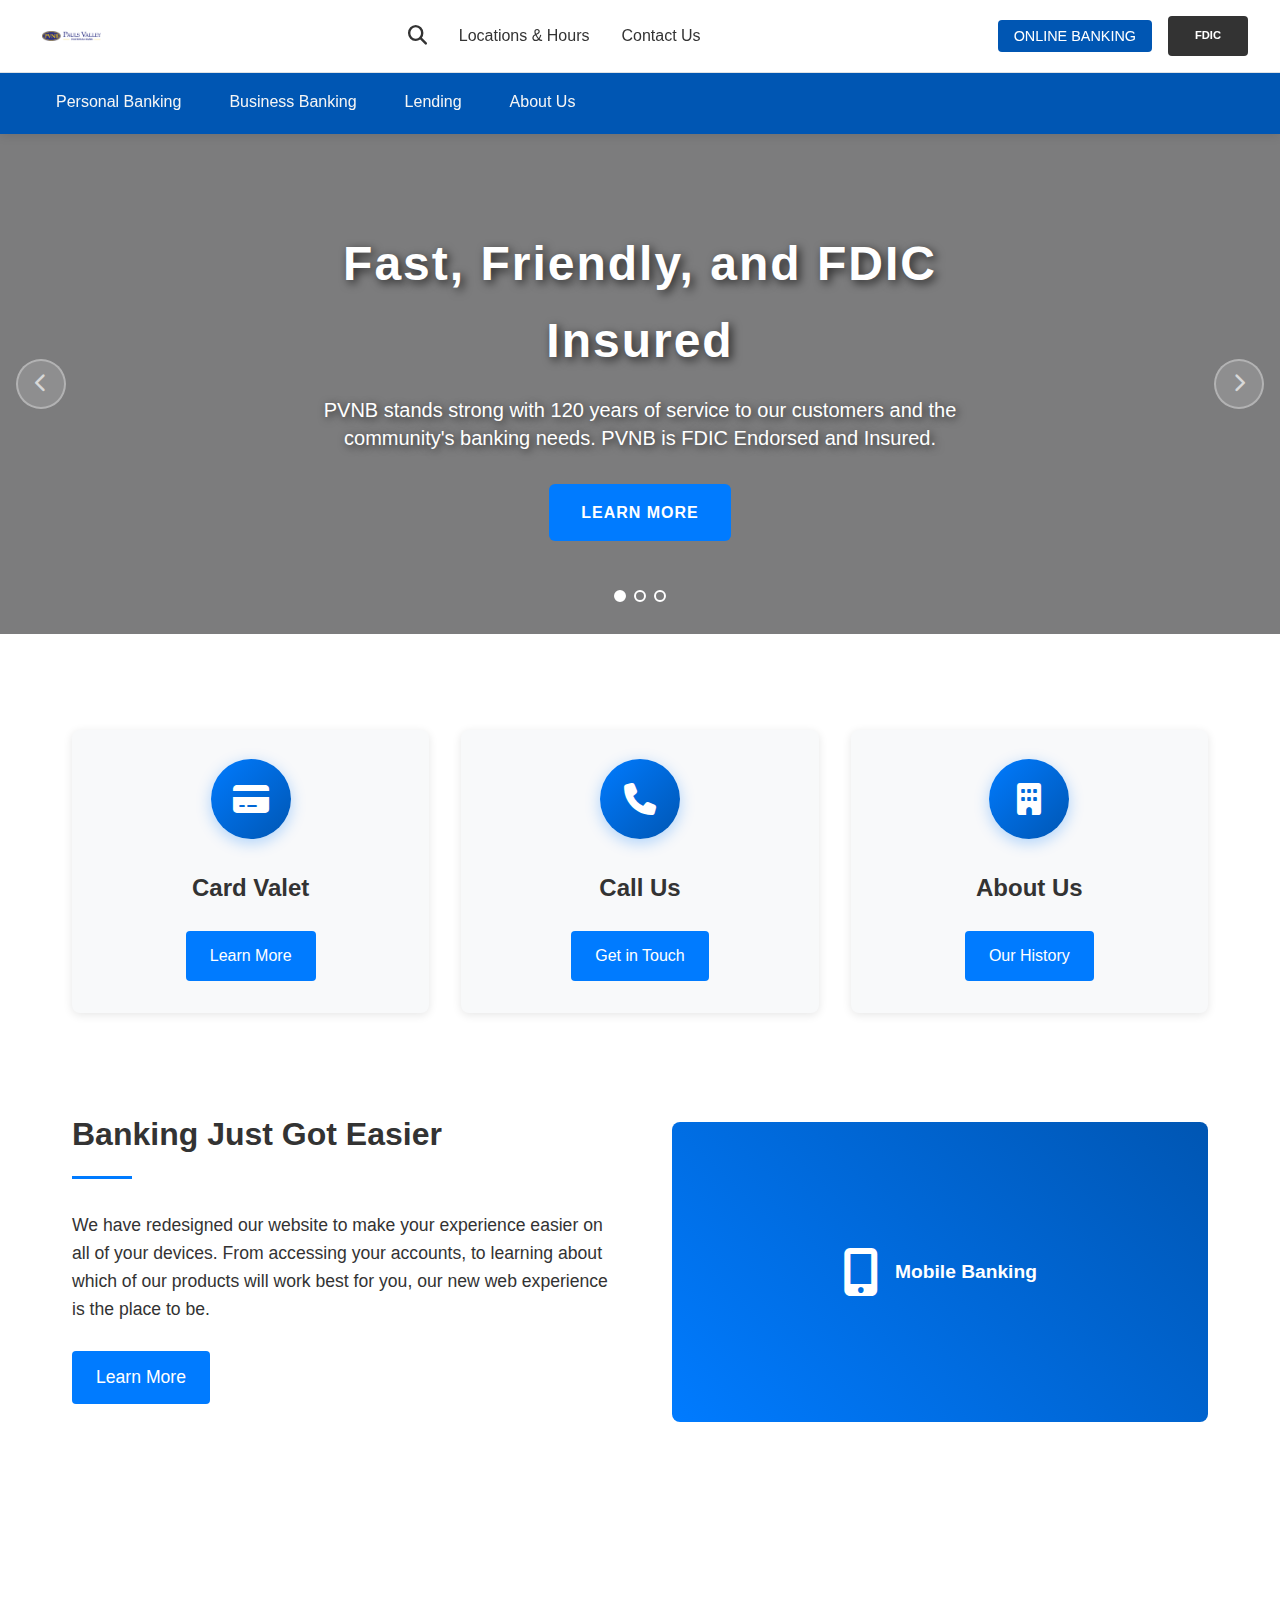
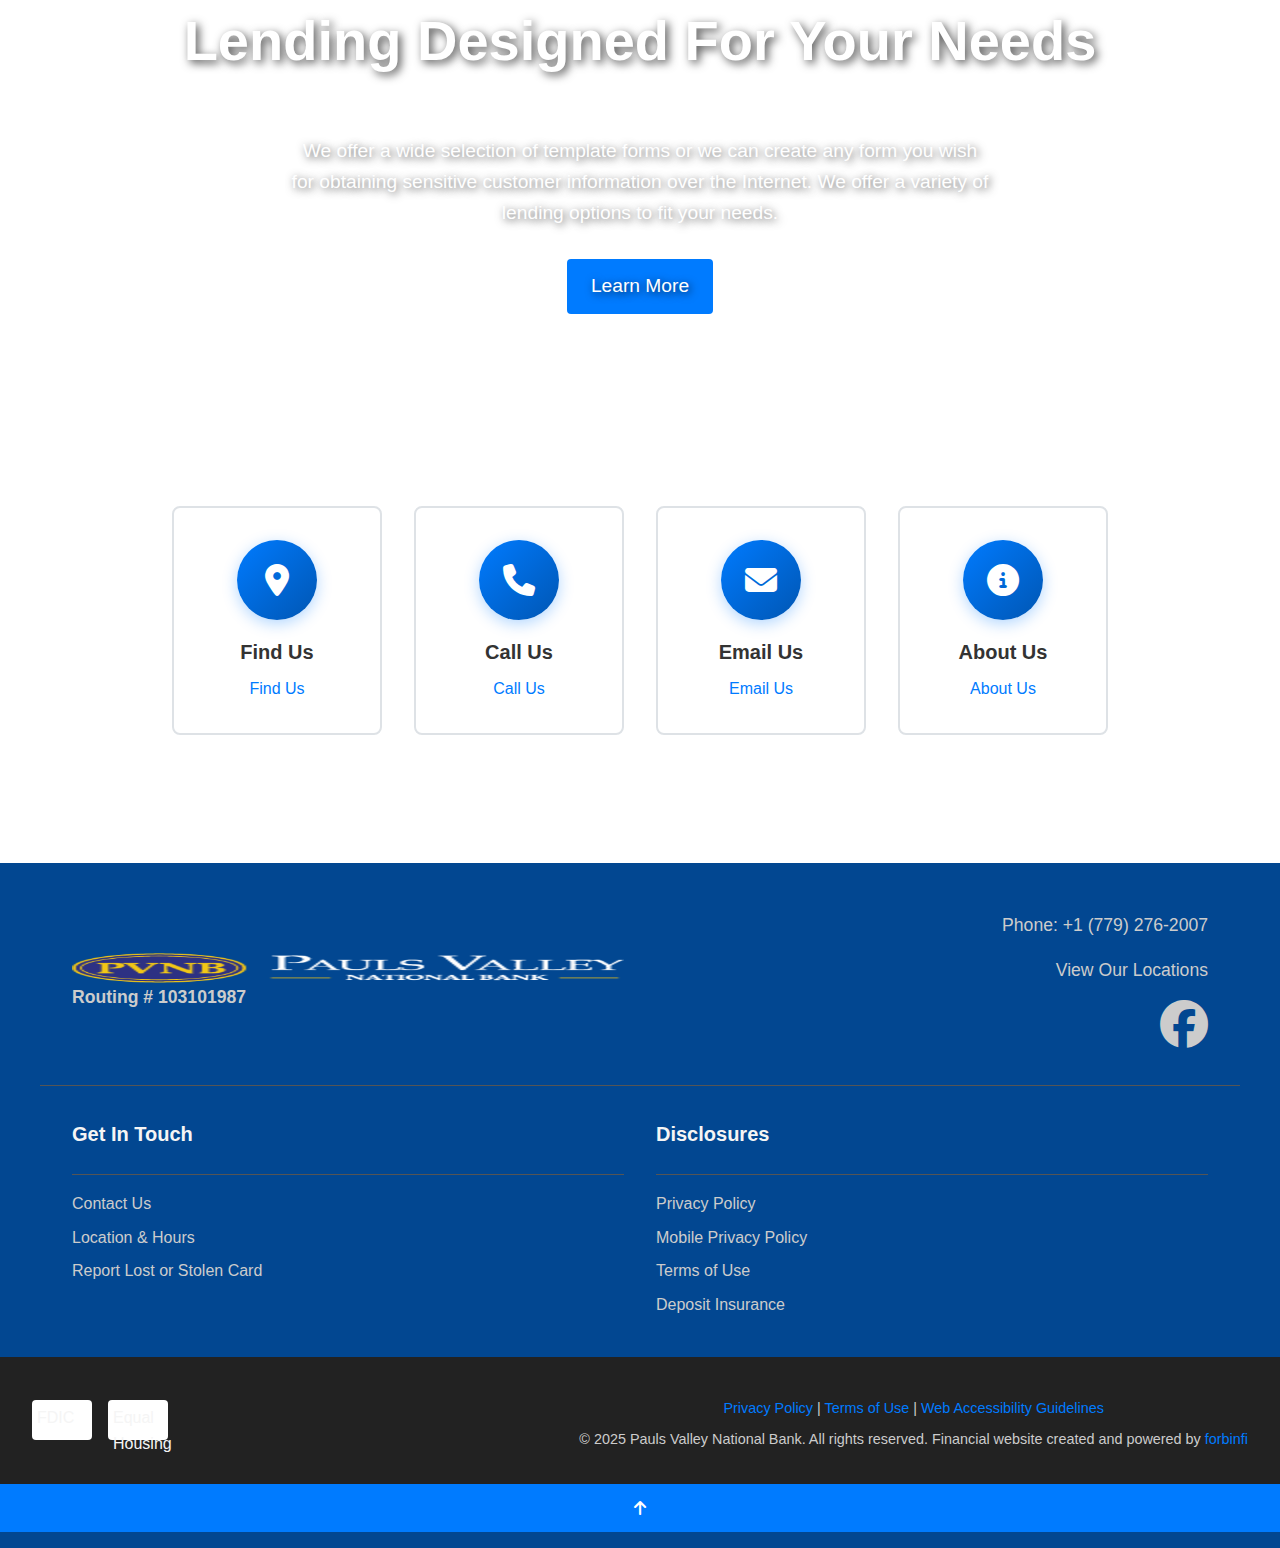
<file: index.html>
<!DOCTYPE html>
<html lang="en">
<head>
    <meta charset="UTF-8">
    <meta name="viewport" content="width=device-width, initial-scale=1.0">
    <title>Pauls Valley National Bank</title>
    <link rel="stylesheet" href="https://cdnjs.cloudflare.com/ajax/libs/font-awesome/6.4.0/css/all.min.css">
    <style>
        /* Reset and Base Styles */
        * {
            margin: 0;
            padding: 0;
            box-sizing: border-box;
        }

        body {
            font-family: 'Arial', sans-serif;
            line-height: 1.6;
            color: #333;
        }

        img {
            max-width: 100%;
            height: auto;
        }

        /* Utility Classes */
        .visually-hidden {
            position: absolute !important;
            width: 1px !important;
            height: 1px !important;
            padding: 0 !important;
            margin: -1px !important;
            overflow: hidden !important;
            clip: rect(0, 0, 0, 0) !important;
            white-space: nowrap !important;
            border: 0 !important;
        }

        .hide {
            display: none !important;
        }

        .m-0 { margin: 0 !important; }
        .mr-1 { margin-right: 0.25rem !important; }
        .d-flex { display: flex !important; }
        .flex-column { flex-direction: column !important; }
        .flex-row { flex-direction: row !important; }
        .align-items-center { align-items: center !important; }
        .align-items-stretch { align-items: stretch !important; }
        .justify-content-center { justify-content: center !important; }
        .text-center { text-align: center !important; }

        /* Responsive Display Classes */
        @media (max-width: 991.98px) {
            .d-lg-none {
                display: none !important;
            }
        }

        /* Header Styles */
        .primary-header {
            background: #fff;
            box-shadow: 0 2px 10px rgba(0,0,0,0.1);
            position: sticky;
            top: 0;
            z-index: 1000;
        }

        .nav-top-bar {
            display: flex;
            align-items: center;
            justify-content: space-between;
            padding: 1rem 2rem;
            flex-wrap: wrap;
        }

        .logo {
            display: flex;
            align-items: center;
            font-size: 1.5rem;
            font-weight: bold;
            color: #007bff;
            text-decoration: none;
        }

        .logo img {
            height: 60px;
            width: auto;
            /* background: #007bff; */
            color: white;
            padding: 10px;
            border-radius: 4px;
        }

        .nav-top-links {
            display: flex;
            align-items: center;
            gap: 2rem;
        }

        .nav-top-link {
            color: #333;
            text-decoration: none;
            font-weight: 500;
            cursor: pointer;
            transition: color 0.3s ease;
        }

        .nav-top-link:hover {
            color: #007bff;
        }

        .search-icon {
            font-size: 1.2rem;
            cursor: pointer;
            color: #333;
            transition: color 0.3s ease;
        }

        .search-icon:hover {
            color: #007bff;
        }

        .olb-wrapper {
            display: flex;
            align-items: center;
            gap: 1rem;
        }

        .mobile-nav-buttons {
            display: none;
            align-items: center;
            gap: 1rem;
        }

        .open-mobilemenu {
            font-size: 1.5rem;
            cursor: pointer;
            color: #333;
        }

        .fdic-logo {
            width: 80px;
            height: 40px;
            background: #333;
            border-radius: 4px;
            display: flex;
            align-items: center;
            justify-content: center;
            color: white;
            font-size: 0.7rem;
            font-weight: bold;
        }

        /* Button Styles */
        .button {
            padding: 0.75rem 1.5rem;
            border: none;
            border-radius: 4px;
            text-decoration: none;
            font-weight: 500;
            cursor: pointer;
            transition: all 0.3s ease;
            display: inline-block;
            text-align: center;
        }

        .button-primary {
            background: #007bff;
            color: white;
        }

        .button-primary:hover {
            background: #0056b3;
            transform: translateY(-2px);
        }

        .button-secondary {
             background: #0056b3;
            color: white;
        }

        .button-secondary:hover {
            background: #545b62;
        }

        .button-olb {
            font-size: 0.9rem;
            padding: 0.5rem 1rem;
        }

        /* Navigation Menu */
        .nav-list {
             background: #0056b3;
            padding: 0 2rem;
            display: flex;
            gap: 0;
            border-top: 1px solid #dee2e6;
        }

        .nav-family {
            position: relative;
        }

        .nav-item {
            display: block;
            padding: 1rem 1.5rem;
            color: whitesmoke;
            text-decoration: none;
            font-weight: 500;
            cursor: pointer;
            transition: all 0.3s ease;
            border-bottom: 3px solid transparent;
        }

        .nav-item:hover {
            background: #e9ecef;
            border-bottom-color: #007bff;
            color: #007bff;
        }

        /* Search Field */
        .search-field-wrapper {
            position: absolute;
            top: 0;
            left: 0;
            right: 0;
            background: rgba(0,0,0,0.9);
            padding: 2rem;
            z-index: 1001;
        }

        .search-field-wrapper form {
            display: flex;
            max-width: 600px;
            margin: 0 auto;
            gap: 1rem;
        }

        .searchField {
            flex: 1;
            padding: 0.75rem;
            border: 1px solid #ccc;
            border-radius: 4px;
            font-size: 1rem;
        }

        .close-search {
            position: absolute;
            top: 1rem;
            right: 2rem;
            cursor: pointer;
        }

        /* Hero Marketing Slides */
        .mod-marketing {
            position: relative;
            overflow: hidden;
            background: #f8f9fa;
        }

        .flexslider {
            position: relative;
            height: min(75vh, 500px);
        }

        .slides {
            position: relative;
            height: 100%;
            list-style: none;
            margin: 0;
            padding: 0;
        }

        .slides li {
            position: absolute;
            top: 0;
            left: 0;
            width: 100%;
            height: 100%;
            opacity: 0;
            transition: opacity 0.5s ease;
            display: flex;
            align-items: center;
            justify-content: center;
        }

        .slides li:first-child {
            opacity: 1;
        }

        .mk-slide3 {
            background: linear-gradient(rgba(0,0,0,0.5), rgba(0,0,0,0.5)), 
                        url('https://images.unsplash.com/photo-1551836022-deb4988cc6c0?w=1920') center/cover;
        }

        .mk-slide4 {
            background: linear-gradient(rgba(0,0,0,0.5), rgba(0,0,0,0.5)), 
                        url('https://images.unsplash.com/photo-1554224155-6726b3ff858f?w=1920') center/cover;
        }

        .mk-slide5 {
            background: linear-gradient(rgba(0,0,0,0.5), rgba(0,0,0,0.5)), 
                        url('https://images.unsplash.com/photo-1507003211169-0a1dd7228f2d?w=1920') center/cover;
        }

        .marketing-text {
            color: white;
            text-align: center;
            padding: 2rem;
            max-width: 800px;
            margin: 0 auto;
        }

        .marketing-title {
            font-size: clamp(1.5rem, 4vw, 3rem);
            font-weight: bold;
            letter-spacing: 2px;
            margin-bottom: 1rem;
            text-shadow: 3px 3px 10px rgba(0,0,0,0.7);
        }

        .marketing-subtitle {
            font-size: clamp(1rem, 2.5vw, 1.25rem);
            margin-bottom: 2rem;
            text-shadow: 2px 2px 8px rgba(0,0,0,0.7);
            line-height: 1.4;
        }

        .marketing-url {
            display: inline-block;
            padding: 1rem 2rem;
            background: #007bff;
            color: white !important;
            text-decoration: none;
            border-radius: 6px;
            font-weight: 600;
            transition: all 0.3s ease;
            text-transform: uppercase;
            letter-spacing: 1px;
        }

        .marketing-url:hover {
            background: #0056b3;
            transform: translateY(-3px);
            box-shadow: 0 5px 15px rgba(0,123,255,0.4);
        }

        /* Slide Controls */
        .mm-controls {
            position: absolute;
            top: 0;
            left: 0;
            right: 0;
            bottom: 0;
            display: flex;
            align-items: center;
            justify-content: space-between;
            pointer-events: none;
            z-index: 4;
        }

        .mm-direction-nav {
            background: rgba(255,255,255,0.2);
            border: 2px solid rgba(255,255,255,0.5);
            border-radius: 50%;
            width: 50px;
            height: 50px;
            cursor: pointer;
            margin: 0 1rem;
            pointer-events: all;
            transition: all 0.3s ease;
            opacity: 0.7;
            display: flex;
            align-items: center;
            justify-content: center;
            color: white;
            font-size: 1.2rem;
        }

        .mm-direction-nav:hover {
            opacity: 1;
            background: rgba(255,255,255,0.3);
            transform: scale(1.1);
        }

        .mm-control-nav {
            position: absolute;
            bottom: 2rem;
            left: 50%;
            transform: translateX(-50%);
            display: flex;
            gap: 0.5rem;
            pointer-events: all;
        }

        /* Main Content */
        .content {
            background: #fff;
        }

        .maincontent {
            padding: 4rem 0;
        }

        /* Callouts Section */
        .callouts {
            display: grid;
            grid-template-columns: repeat(auto-fit, minmax(250px, 1fr));
            gap: 2rem;
            padding: 2rem;
            max-width: 1200px;
            margin: 0 auto;
        }

        .callout {
            background: #f8f9fa;
            padding: 2rem;
            border-radius: 8px;
            text-align: center;
            transition: all 0.3s ease;
            box-shadow: 0 2px 10px rgba(0,0,0,0.1);
        }

        .callout:hover {
            transform: translateY(-5px);
            box-shadow: 0 5px 20px rgba(0,0,0,0.15);
        }

        .callout-contents {
            margin-bottom: 1.5rem;
        }

        .callout-image {
            margin-bottom: 1rem;
            height: 91px;
            display: flex;
            align-items: center;
            justify-content: center;
        }

        .callout-image img {
            width: 80px;
            height: 80px;
            background: #007bff;
            border-radius: 50%;
            padding: 20px;
        }

        .callout-title {
            font-size: 1.5rem;
            font-weight: 600;
            color: #333;
            margin-bottom: 1rem;
        }

        /* Image Column Section */
        .image-column-section {
            display: grid;
            grid-template-columns: 1fr 1fr;
            gap: 4rem;
            align-items: center;
            padding: 4rem 2rem;
            max-width: 1200px;
            margin: 0 auto;
        }

        .image-column-text h3 {
            font-size: 2rem;
            font-weight: 600;
            color: #333;
            margin-bottom: 1rem;
        }

        .image-column-text hr {
            border: none;
            height: 3px;
            background: #007bff;
            width: 60px;
            margin: 1rem 0 2rem 0;
        }

        .image-column-text p {
            font-size: 1.1rem;
            line-height: 1.6;
            margin-bottom: 2rem;
        }

        .image-column-section .placeholder-img {
            width: 100%;
            height: 300px;
            background: linear-gradient(45deg, #007bff, #0056b3);
            border-radius: 8px;
            display: flex;
            align-items: center;
            justify-content: center;
            color: white;
            font-size: 1.2rem;
            font-weight: 600;
        }

        /* Big Image Section */
        .big-image-section {
            background: linear-gradient(rgba(0,0,0,0.5), rgba(0,0,0,0.5)), 
                        url('https://images.unsplash.com/photo-1551836022-deb4988cc6c0?w=1920') center/cover;
            background-attachment: fixed;
            color: white;
            text-align: center;
            padding: 6rem 2rem;
            position: relative;
            overflow: hidden;
        }

        .big-image-section h2 {
            font-size: clamp(2rem, 5vw, 3.5rem);
            font-weight: bold;
            margin-bottom: 1rem;
            text-shadow: 3px 3px 10px rgba(0,0,0,0.7);
        }

        .big-image-section hr {
            border: none;
            height: 3px;
            background: white;
            width: 80px;
            margin: 1rem auto 2rem;
        }

        .big-image-section p {
            font-size: 1.2rem;
            max-width: 700px;
            margin: 0 auto 2rem;
            text-shadow: 2px 2px 8px rgba(0,0,0,0.7);
        }

        /* Icon Callouts */
        .icon-callouts {
            display: grid;
            grid-template-columns: repeat(auto-fit, minmax(200px, 1fr));
            gap: 2rem;
            padding: 4rem 2rem;
            max-width: 1000px;
            margin: 0 auto;
        }

        .border-callout {
            text-align: center;
            padding: 2rem 1rem;
            border: 2px solid #dee2e6;
            border-radius: 8px;
            transition: all 0.3s ease;
            cursor: pointer;
        }

        .border-callout:hover {
            border-color: #007bff;
            transform: translateY(-3px);
            box-shadow: 0 5px 15px rgba(0,123,255,0.2);
        }

        .border-callout img {
            width: 60px;
            height: 60px;
            margin-bottom: 1rem;
            background: #007bff;
            border-radius: 50%;
            padding: 15px;
        }

        .border-header {
            font-size: 1.25rem;
            font-weight: 600;
            color: #333;
            margin-bottom: 0.5rem;
        }

        .border-callout span {
            color: #007bff;
            font-weight: 500;
            text-decoration: none;
        }

        /* Footer */
        .footer {
            background: #024791;
            color: whitesmoke;
            padding: 3rem 0 1rem;
        }

        .footer-contact {
            display: grid;
            grid-template-columns: 1fr 1fr;
            gap: 2rem;
            align-items: center;
            padding: 0 2rem 2rem;
            max-width: 1200px;
            margin: 0 auto;
            border-bottom: 1px solid #555;
        }

        .footernav-column {
            display: flex;
            flex-direction: column;
        }

        .footer-logo {
            height: 60px;
            width: auto;
            margin-bottom: 1rem;
            background: white;
            padding: 10px;
            border-radius: 4px;
        }

        .routing {
            font-size: 1.1rem;
            font-weight: 600;
            color: #ccc;
        }

        .footer-contact-right {
            display: flex;
            flex-direction: column;
            align-items: flex-end;
            gap: 1rem;
        }

        .footer-contact-link {
            color: #ccc;
            text-decoration: none;
            font-size: 1.1rem;
            cursor: pointer;
            transition: color 0.3s ease;
        }

        .footer-contact-link:hover {
            color: whitesmoke;
        }

        .footer-socials {
            display: flex;
            gap: 1rem;
        }

        .social-link {
            color: #ccc;
            font-size: 1.5rem;
            cursor: pointer;
            transition: color 0.3s ease;
        }

        .social-link:hover {
            color: #007bff;
        }

        .sec-footernav {
            display: grid;
            grid-template-columns: repeat(auto-fit, minmax(250px, 1fr));
            gap: 2rem;
            padding: 2rem;
            max-width: 1200px;
            margin: 0 auto;
        }

        .footernav-header {
            font-size: 1.25rem;
            font-weight: 600;
            margin-bottom: 0.5rem;
        }

        .footernav-column hr {
            border: none;
            height: 1px;
            background: #555;
            margin: 1rem 0;
        }

        .footernav-column span {
            color: #ccc;
            text-decoration: none;
            margin-bottom: 0.5rem;
            cursor: pointer;
            transition: color 0.3s ease;
            display: block;
        }

        .footernav-column span:hover {
            color: white;
        }

        .sec-copyright {
            background: #222;
            padding: 2rem;
            display: flex;
            align-items: center;
            justify-content: space-between;
            flex-wrap: wrap;
            gap: 2rem;
        }

        .legal {
            display: flex;
            gap: 1rem;
            align-items: center;
        }

        .logo-fdic,
        .logo-equal-housing {
            height: 40px;
            width: 60px;
            background: white;
            border-radius: 4px;
            padding: 5px;
        }

        .sec-copyright p {
            color: #ccc;
            font-size: 0.9rem;
            margin: 0.5rem 0;
        }

        .sec-copyright span {
            color: #007bff;
            cursor: pointer;
        }

        /* Back to Top */
        .site-options {
            background: #111;
        }

        .back-to-top {
            background: #007bff;
            color: white;
            padding: 1rem;
            cursor: pointer;
            width: 100%;
            transition: background 0.3s ease;
            border: none;
            font-size: 1rem;
        }

        .back-to-top:hover {
            background: #0056b3;
        }

        /* Mobile Menu */
        .mobilemenu {
            position: fixed;
            top: 0;
            right: -100%;
            width: 300px;
            height: 100vh;
            background: #333;
            z-index: 1002;
            transition: right 0.3s ease;
            overflow-y: auto;
        }

        .mobilemenu.active {
            right: 0;
        }

        .mobilemenu-header {
            display: flex;
            align-items: center;
            justify-content: space-between;
            padding: 1rem;
            background: #222;
        }

        .logo-mobilemenu img {
            height: 40px;
            background: white;
            padding: 5px;
            border-radius: 4px;
        }

        .close-mobilemenu {
            color: white;
            cursor: pointer;
            font-size: 1.2rem;
        }

        .mobilemenu ul {
            list-style: none;
            padding: 0;
        }

        .mobilemenu li {
            border-bottom: 1px solid #555;
        }

        .mobilemenu span {
            display: block;
            padding: 1rem;
            color: white;
            text-decoration: none;
            cursor: pointer;
            transition: background 0.3s ease;
        }

        .mobilemenu span:hover {
            background: #555;
        }

        .li-search form {
            padding: 1rem;
            display: flex;
            gap: 0.5rem;
        }

        .li-search input[type="search"] {
            flex: 1;
            padding: 0.5rem;
            border: 1px solid #555;
            border-radius: 4px;
            background: #444;
            color: white;
        }

        .overlay-mask {
            position: fixed;
            top: 0;
            left: 0;
            width: 100%;
            height: 100%;
            background: rgba(0,0,0,0.5);
            z-index: 1001;
            display: none;
        }

        .overlay-mask.active {
            display: block;
        }

        /* Responsive Design */
        @media (max-width: 1024px) {
            .nav-top-bar {
                padding: 1rem;
            }
            
            .nav-list {
                padding: 0 1rem;
            }
            
            .image-column-section {
                gap: 2rem;
                padding: 3rem 1rem;
            }
            
            .big-image-section {
                padding: 4rem 1rem;
                background-attachment: scroll;
            }
        }

        @media (max-width: 768px) {
            .nav-top-links {
                display: none;
            }
            
            .mobile-nav-buttons {
                display: flex;
            }
            
            .nav-list {
                display: none;
            }
            
            .flexslider {
                height: 60vh;
            }
            
            .marketing-text {
                padding: 1rem;
            }
            
            .image-column-section {
                grid-template-columns: 1fr;
                text-align: center;
                gap: 2rem;
                padding: 2rem 1rem;
            }
            
            .callouts {
                grid-template-columns: 1fr;
                padding: 2rem 1rem;
            }
            
            .icon-callouts {
                grid-template-columns: repeat(2, 1fr);
                gap: 1rem;
                padding: 2rem 1rem;
            }
            
            .footer-contact {
                grid-template-columns: 1fr;
                text-align: center;
                gap: 2rem;
            }
            
            .footer-contact-right {
                align-items: center;
            }
            
            .sec-footernav {
                grid-template-columns: 1fr;
                padding: 2rem 1rem;
            }
            
            .sec-copyright {
                flex-direction: column;
                text-align: center;
                padding: 1rem;
            }
            
            .legal {
                justify-content: center;
            }
        }

        @media (max-width: 480px) {
            .nav-top-bar {
                padding: 0.5rem;
            }
            
            .logo img {
                height: 40px;
            }
            
            .flexslider {
                height: 50vh;
            }
            
            .marketing-title {
                font-size: 1.5rem;
                letter-spacing: 1px;
            }
            
            .marketing-subtitle {
                font-size: 1rem;
            }
            
            .marketing-url {
                padding: 0.75rem 1.5rem;
                font-size: 0.9rem;
            }
            
            .callout {
                padding: 1.5rem;
            }
            
            .callout-image img {
                width: 60px;
                height: 60px;
            }
            
            .callout-title {
                font-size: 1.25rem;
            }
            
            .icon-callouts {
                grid-template-columns: 1fr;
            }
            
            .border-callout {
                padding: 1.5rem 1rem;
            }
            
            .big-image-section {
                padding: 3rem 1rem;
            }
            
            .image-column-text h3 {
                font-size: 1.5rem;
            }
            
            .mobilemenu {
                width: 100%;
                right: -100%;
            }
        }

        /* Animations */
        @keyframes fadeInUp {
            from {
                opacity: 0;
                transform: translateY(30px);
            }
            to {
                opacity: 1;
                transform: translateY(0);
            }
        }

        .fadeInUp {
            animation: fadeInUp 0.6s ease-out;
        }

        .animated {
            animation-duration: 1s;
            animation-fill-mode: both;
        }

        /* Focus States for Accessibility */
        button:focus,
        .button:focus,
        .nav-item:focus,
        .nav-top-link:focus,
        .footer-contact-link:focus,
        .mobilemenu span:focus {
            outline: 2px solid #007bff;
            outline-offset: 2px;
        }

        /* Placeholder Icons */
        .icon-placeholder {
            width: 60px;
            height: 60px;
            background: #007bff;
            border-radius: 50%;
            display: flex;
            align-items: center;
            justify-content: center;
            color: white;
            font-size: 1.5rem;
            margin: 0 auto 1rem;
        }
    </style>
</head>

<body class="homepage">
    <header class="primary-header">
        <span class="skip-to-content visually-hidden" title="Brings you down to the main page content">Skip to Content</span>

        <div class="search-field-wrapper hide">
            <form name="Search" id="Search" autocomplete="off">
                <input type="search" placeholder="Search Site" id="searchfield" class="searchField" name="q" aria-label="Site Search">
                <input type="submit" value="Search" class="button button-secondary">
            </form>
            <span class="close-search" title="Close search bar">
                <i class="fas fa-times" style="color: white; font-size: 1.5rem;"></i>
            </span>
        </div>

        <nav class="nav-top-section" aria-label="Main Navigation">
            <div class="nav-top-bar">
                <span title="Pauls Valley National Bank" class="relative logo">
                    <img src="image/logo.webp" alt="PVNB" style="height: 30px;">
                </span>
                <div class="nav-top-links">
                    <span class="search-icon nav-search" title="Opens search bar"><span class="fas fa-search"></span><span class="visually-hidden">Search</span></span>
                    <span class="nav-top-link" title="Locations & Hours">Locations & Hours</span>
                    <span class="nav-top-link" title="Contact Us">Contact Us</span>
                </div>

                <div class="olb-wrapper">
                    <button class="button button-secondary button-olb">ONLINE BANKING</button>
                    <div class="mobile-nav-buttons">
                        <span class="m-0 d-lg-none" title="Phone: +1 (779) 276-2007">
                            <span class="fa-solid fa-phone mr-1"></span>
                            <span class="visually-hidden">Call: +1 (779) 276-2007</span>
                        </span>
                        <span class="open-mobilemenu" title="Opens Site Navigation">
                            <span class="fa-solid fa-bars"></span>
                            <span class="visually-hidden">Menu</span>
                        </span>
                    </div>

                    <div class="fdic-logo">
                        FDIC
                    </div>
                </div>
            </div>
        </nav>

        <div class="nav-list">
            <div class='nav-family' data-depth='0' data-has-children="true">
                <span class='nav-item' data-page-id='33' data-depth='0' data-nodisclaimer="true">Personal Banking</span>
            </div>
            <div class='nav-family' data-depth='0' data-has-children="true">
                <span class='nav-item' data-page-id='54' data-depth='0' data-nodisclaimer="true">Business Banking</span>
            </div>
            <div class='nav-family' data-depth='0' data-has-children="true">
                <span class='nav-item' data-page-id='73' data-depth='0' data-nodisclaimer="true">Lending</span>
            </div>
            <div class='nav-family' data-depth='0' data-has-children="true">
                <span class='nav-item' data-page-id='82' data-depth='0' data-nodisclaimer="true">About Us</span>
            </div>
        </div>
    </header>

    <section class="mod-marketing" aria-label="Marketing Message">
        <div class="flexslider">
            <ul class="slides">
                <li class="mk-slide3">
                    <div class="container">
                        <div class="marketing-text">
                            <h2 class="marketing-title">Fast, Friendly, and FDIC Insured</h2>
                            <p class="marketing-subtitle" id="mm-1">PVNB stands strong with 120 years of service to our customers and the community's banking needs. PVNB is FDIC Endorsed and Insured.</p>
                            <span class="marketing-url btn btn-primary" title="Learn More about Fast, Friendly, and FDIC Insured" aria-labelledby="mm-1">Learn More</span>
                        </div>
                    </div>
                </li>
                <li class="mk-slide4">
                    <div class="container">
                        <div class="marketing-text">
                            <h2 class="marketing-title">Your Local Banking Experts</h2>
                            <p class="marketing-subtitle" id="mm-2">Pauls Valley National Bank offers expert advice and personalized service. We're committed to your financial success.</p>
                            <a data-nodislaimer="1" target="_self" class="marketing-url btn btn-primary" href="/personal-banking/deposit-products/checking" title="Learn More about Your Local Banking Experts" aria-labelledby="mm-2">Learn More</a>
                        </div>
                    </div>
                </li>
                <li class="mk-slide5">
                    <div class="container">
                        <div class="marketing-text">
                            <h2 class="marketing-title">Your Success, Our Priority</h2>
                            <p class="marketing-subtitle" id="mm-3">At Pauls Valley National Bank, your business success is our priority. Partner with us for customized banking solutions and exceptional service!</p>
                            <a data-nodislaimer="1" target="_self" class="marketing-url btn btn-primary" href="/business-banking/deposit-products/checking" title="Learn More about Your Success, Our Priority" aria-labelledby="mm-3">Learn More</a>
                        </div>
                    </div>
                </li>
            </ul>

            <div class="mm-controls">
                <button type="button" class="mm-direction-nav flex-prev" title="Previous">
                    <i class="fas fa-chevron-left"></i>
                </button>

                <div class="mm-control-nav">
                    <button class="control-dot active" data-slide="0"></button>
                    <button class="control-dot" data-slide="1"></button>
                    <button class="control-dot" data-slide="2"></button>
                </div>

                <button type="button" class="mm-direction-nav flex-next" title="Next">
                    <i class="fas fa-chevron-right"></i>
                </button>
            </div>
        </div>
    </section>

    <main class="content">
        <div id="content-anchor" class="maincontent">
            <div class="">
                <div class="callouts fadeInUp animated" data-animation="fadeInUp">
                    <div class="callout">
                        <div class="callout-contents">
                            <div class="callout-image">
                                <div class="icon-placeholder">
                                    <i class="fas fa-credit-card"></i>
                                </div>
                            </div>
                            <h2 class="callout-title">Card Valet</h2>
                        </div>
                        <span class="button button-primary" title="Online Banking page">Learn More</span>
                    </div>
                    <div class="callout">
                        <div class="callout-contents">
                            <div class="callout-image">
                                <div class="icon-placeholder">
                                    <i class="fas fa-phone"></i>
                                </div>
                            </div>
                            <h2 class="callout-title">Call Us</h2>
                        </div>
                        <span class="button button-primary" title="Contact Us page">Get in Touch</span>
                    </div>
                    <div class="callout">
                        <div class="callout-contents">
                            <div class="callout-image">
                                <div class="icon-placeholder">
                                    <i class="fas fa-building"></i>
                                </div>
                            </div>
                            <h2 class="callout-title">About Us</h2>
                        </div>
                        <span class="button button-primary" title="About Us page">Our History</span>
                    </div>
                </div>

                <div class="image-column-section">
                    <div class="image-column-text">
                        <h3>Banking Just Got Easier</h3>
                        <hr />
                        <p>We have redesigned our website to make your experience easier on all of your devices. From accessing your accounts, to learning about which of our products will work best for you, our new web experience is the place to be.<br><br>
                            <span class="button button-primary" title="Online services page">Learn More</span>
                        </p>
                    </div>
                    <div class="placeholder-img">
                        <i class="fas fa-mobile-alt" style="font-size: 3rem; margin-right: 1rem;"></i>
                        Mobile Banking
                    </div>
                </div>

                <div class="big-image-section js-break-out" data-scrollbarwidth="15">
                    <h2>Lending Designed For Your Needs</h2>
                    <hr />
                    <p>We offer a wide selection of template forms or we can create any form you wish for obtaining sensitive customer information over the Internet. We offer a variety of lending options to fit your needs.<br><br>
                        <span class="button button-primary" title="Consumer Loans page">Learn More</span>
                    </p>
                </div>

                <div class="icon-callouts">
                    <div class="border-callout">
                        <div class="icon-placeholder">
                            <i class="fas fa-map-marker-alt"></i>
                        </div>
                        <p class="border-header">Find Us</p>
                        <span title="Locations page">Find Us</span>
                    </div>
                    <div class="border-callout">
                        <div class="icon-placeholder">
                            <i class="fas fa-phone"></i>
                        </div>
                        <p class="border-header">Call Us</p>
                        <span title="Contact Us page">Call Us</span>
                    </div>
                    <div class="border-callout">
                        <div class="icon-placeholder">
                            <i class="fas fa-envelope"></i>
                        </div>
                        <p class="border-header">Email Us</p>
                        <span title="Contact Us page">Email Us</span>
                    </div>
                    <div class="border-callout">
                        <div class="icon-placeholder">
                            <i class="fas fa-info-circle"></i>
                        </div>
                        <p class="border-header">About Us</p>
                        <span title="About Us page">About Us</span>
                    </div>
                </div>
            </div>
        </div>
    </main>

    <footer class="footer">
        <div class="footer-contact">
            <div class="footernav-column">
                <img src="image/logo-reversed.webp" alt="PVNB" style="height: 30px;">
                <p class="routing">Routing # 103101987</p>
            </div>
            <div class="footer-contact-right">
                <span class="footer-contact-link" title="Phone: +1 (779) 276-2007">Phone: +1 (779) 276-2007</span>
                <span class="footer-contact-link" title="View Our Locations">View Our Locations</span>
                <div class="footer-socials">
                    <span class="social-link" title="Pauls Valley National Bank's Facebook page">
                        <span class="fa-brands fa-facebook fa-2x"></span>
                    </span>
                </div>
            </div>
        </div>
        <div class="sec-footernav">
            <div class="footernav-column">
                <p class="footernav-header">Get In Touch</p>
                <hr>
                <span title="Contact Us page">Contact Us</span>
                <span title="Location & Hours page">Location & Hours</span>
                <span title="Report Lost or Stolen Card page">Report Lost or Stolen Card</span>
            </div>
            <div class="footernav-column">
                <p class="footernav-header">Disclosures</p>
                <hr>
                <span title="Privacy Policy page">Privacy Policy</span>
                <span title="Mobile Privacy Policy page">Mobile Privacy Policy</span>
                <span title="Terms of Use page">Terms of Use</span>
                <span title="Deposit Insurance pdf">Deposit Insurance</span>
            </div>
        </div>

        <div class="sec-copyright">
            <div class="legal">
                <div class="logo-fdic">FDIC</div>
                <div class="logo-equal-housing">Equal Housing</div>
            </div>
            <div class="d-flex flex-column align-items-center justify-content-center text-center">
                <p>
                    <span title="Privacy Policy">Privacy Policy</span> |
                    <span title="Terms of Use">Terms of Use</span> |
                    <span title="Web Accessibility Guidelines">Web Accessibility Guidelines</span>
                </p>
                <p class="m-0">© 2025 Pauls Valley National Bank. All rights reserved. Financial website created and powered by <span title="forbinfi">forbinfi</span></p>
            </div>
        </div>
        <div class="site-options d-flex flex-row align-items-stretch">
            <button class="back-to-top d-flex flex-row align-items-center justify-content-center m-0">
                <span class="fa-solid fa-arrow-up"></span>
            </button>
        </div>
    </footer>

    <nav class="mobilemenu sliding-menu" aria-label="Mobile Navigation">
        <div class="mobilemenu-header">
            <span class="logo-mobilemenu" title="Pauls Valley National Bank">
                <img title="Go to the Home Page" src="[data-uri]" alt="Pauls Valley National Bank">
            </span>
            <span class="close-mobilemenu active" title="Closes Site Navigation">
                <i class="fas fa-times"></i>
            </span>
        </div>

        <ul>
            <li class="li-search">
                <form name="Search" id="mobileSearch" autocomplete="off">
                    <input type="search" id="mobileSearchfield" class="searchField" name="q" aria-label="Site Search" placeholder="Search">
                    <input type="submit" class="searchSubmit hide" value="Search">
                </form>
            </li>

            <li data-navPgId="33" class="menuItem33">
                <span class="mobileNav33" title="">Personal Banking</span>
            </li>
            <li data-navPgId="54" class="menuItem54">
                <span class="mobileNav54" title="">Business Banking</span>
            </li>
            <li data-navPgId="73" class="menuItem73">
                <span class="mobileNav73" title="">Lending</span>
            </li>
            <li data-navPgId="82" class="menuItem82">
                <span class="mobileNav82" title="">About Us</span>
            </li>
            <li><span title="Locations & Hours">Locations & Hours</span></li>
            <li><span title="Contact Us">Contact Us</span></li>
        </ul>
    </nav>

    <div class="overlay-mask"></div>

    <!-- Login Modal -->
    <div class="login-modal" id="loginModal">
        <div class="login-form-container">
            <button class="close-login" id="closeLogin">
                <i class="fas fa-times"></i>
            </button>
            <div class="login-header">
                <h2>Online Banking</h2>
                <p>Access your account securely</p>
            </div>
            <form class="login-form" id="loginForm">
                <div class="form-group">
                    <label for="email">Email Address</label>
                    <input type="email" id="email" name="email" required>
                </div>
                <div class="form-group">
                    <label for="password">Password</label>
                    <input type="password" id="password" name="password" required>
                </div>
                <button type="submit" class="login-btn">Login</button>
            </form>
            <div class="form-footer">
                <button class="signup-btn" id="showSignup">Sign Up</button>
                <button class="forgot-btn" id="showForgot">Forgot Password?</button>
            </div>
        </div>
    </div>

    <!-- Signup Modal -->
    <div class="signup-modal" id="signupModal">
        <div class="signup-form-container">
            <button class="close-login" id="closeSignup">
                <i class="fas fa-times"></i>
            </button>
            <div class="login-header">
                <h2>Create Account</h2>
                <p>Join Pauls Valley National Bank</p>
            </div>
            <form class="signup-form" id="signupForm">
                <div class="form-group">
                    <label for="fullName">Full Name</label>
                    <input type="text" id="fullName" name="fullName" required>
                </div>
                <div class="form-group">
                    <label for="signupEmail">Email Address</label>
                    <input type="email" id="signupEmail" name="email" required>
                </div>
                <div class="form-group">
                    <label for="phone">Phone Number</label>
                    <input type="tel" id="phone" name="phone" required>
                </div>
                <div class="form-group">
                    <label for="signupPassword">Password</label>
                    <input type="password" id="signupPassword" name="password" required>
                </div>
                <div class="form-group">
                    <label for="confirmPassword">Confirm Password</label>
                    <input type="password" id="confirmPassword" name="confirmPassword" required>
                </div>
                <button type="submit" class="login-btn">Create Account</button>
            </form>
            <div class="form-footer">
                <button class="signup-btn" id="backToLogin">Back to Login</button>
            </div>
        </div>
    </div>

    <!-- Forgot Password Modal -->
    <div class="forgot-modal" id="forgotModal">
        <div class="forgot-form-container">
            <button class="close-login" id="closeForgot">
                <i class="fas fa-times"></i>
            </button>
            <div class="login-header">
                <h2>Reset Password</h2>
                <p>Enter your email to reset your password</p>
            </div>
            <form class="forgot-form" id="forgotForm">
                <div class="form-group">
                    <label for="forgotEmail">Email Address</label>
                    <input type="email" id="forgotEmail" name="email" required>
                </div>
                <button type="submit" class="login-btn">Send Reset Link</button>
            </form>
            <div class="form-footer">
                <button class="signup-btn" id="backToLoginFromForgot">Back to Login</button>
            </div>
        </div>
    </div>

    <script>
        // Mobile menu functionality
        const openMenu = document.querySelector('.open-mobilemenu');
        const closeMenu = document.querySelector('.close-mobilemenu');
        const mobileMenu = document.querySelector('.mobilemenu');
        const overlay = document.querySelector('.overlay-mask');

        openMenu.addEventListener('click', () => {
            mobileMenu.classList.add('active');
            overlay.classList.add('active');
            document.body.style.overflow = 'hidden';
        });

        closeMenu.addEventListener('click', closeMenuFunc);
        overlay.addEventListener('click', closeMenuFunc);

        function closeMenuFunc() {
            mobileMenu.classList.remove('active');
            overlay.classList.remove('active');
            document.body.style.overflow = 'auto';
        }

        // Search functionality
        const searchIcon = document.querySelector('.search-icon');
        const searchWrapper = document.querySelector('.search-field-wrapper');
        const closeSearch = document.querySelector('.close-search');

        searchIcon.addEventListener('click', () => {
            searchWrapper.classList.remove('hide');
            document.querySelector('#searchfield').focus();
        });

        closeSearch.addEventListener('click', () => {
            searchWrapper.classList.add('hide');
        });

        // Login Modal functionality
        const onlineBankingBtn = document.querySelector('.button-olb');
        const loginModal = document.getElementById('loginModal');
        const signupModal = document.getElementById('signupModal');
        const forgotModal = document.getElementById('forgotModal');
        const closeLogin = document.getElementById('closeLogin');
        const closeSignup = document.getElementById('closeSignup');
        const closeForgot = document.getElementById('closeForgot');
        const showSignup = document.getElementById('showSignup');
        const showForgot = document.getElementById('showForgot');
        const backToLogin = document.getElementById('backToLogin');
        const backToLoginFromForgot = document.getElementById('backToLoginFromForgot');

        // Open login modal
        onlineBankingBtn.addEventListener('click', () => {
            loginModal.classList.add('active');
            document.body.style.overflow = 'hidden';
            document.getElementById('email').focus();
        });

        // Close modals
        function closeAllModals() {
            loginModal.classList.remove('active');
            signupModal.classList.remove('active');
            forgotModal.classList.remove('active');
            document.body.style.overflow = 'auto';
        }

        closeLogin.addEventListener('click', closeAllModals);
        closeSignup.addEventListener('click', closeAllModals);
        closeForgot.addEventListener('click', closeAllModals);

        // Close modal when clicking outside
        loginModal.addEventListener('click', (e) => {
            if (e.target === loginModal) closeAllModals();
        });
        signupModal.addEventListener('click', (e) => {
            if (e.target === signupModal) closeAllModals();
        });
        forgotModal.addEventListener('click', (e) => {
            if (e.target === forgotModal) closeAllModals();
        });

        // Switch between modals
        showSignup.addEventListener('click', () => {
            loginModal.classList.remove('active');
            signupModal.classList.add('active');
            document.getElementById('fullName').focus();
        });

        showForgot.addEventListener('click', () => {
            loginModal.classList.remove('active');
            forgotModal.classList.add('active');
            document.getElementById('forgotEmail').focus();
        });

        backToLogin.addEventListener('click', () => {
            signupModal.classList.remove('active');
            loginModal.classList.add('active');
            document.getElementById('email').focus();
        });

        backToLoginFromForgot.addEventListener('click', () => {
            forgotModal.classList.remove('active');
            loginModal.classList.add('active');
            document.getElementById('email').focus();
        });

        // Handle form submissions
       document.getElementById('loginForm').addEventListener('submit', async (e) => {
    e.preventDefault();
    const email = document.getElementById('email').value;
    const password = document.getElementById('password').value;

    try {
        const res = await fetch("https://pvnbank.onrender.com/api/auth/login", {
            method: "POST",
            headers: { "Content-Type": "application/json" },
            body: JSON.stringify({ email, password }),
        });

        const data = await res.json();

        if (res.ok) {
    alert("✅ Login successful!");
    console.log("User:", data);
    closeAllModals();

    // Save token in localStorage (optional)
    localStorage.setItem("token", data.token);

    // Redirect by role
    if (data.role && data.role.toLowerCase() === "admin") {
        window.location.href = "admin.html";
    } else {
        window.location.href = "userDashboard.html";
    }
} else {

            alert("❌ " + data.message);
        }
    } catch (err) {
        alert("⚠️ Error connecting to server");
        console.error(err);
    }
});


      document.getElementById('signupForm').addEventListener('submit', async (e) => {
    e.preventDefault();
    const fullName = document.getElementById('fullName').value;
    const email = document.getElementById('signupEmail').value;
    const phone = document.getElementById('phone').value;
    const password = document.getElementById('signupPassword').value;
    const confirmPassword = document.getElementById('confirmPassword').value;

    if (!fullName || !email || !phone || !password || !confirmPassword) {
        alert("Please fill in all fields");
        return;
    }

    if (password !== confirmPassword) {
        alert("Passwords do not match");
        return;
    }

    try {
        const res = await fetch("https://pvnbank.onrender.com/api/auth/register", {
    method: "POST",
    headers: { "Content-Type": "application/json" },
    body: JSON.stringify({
        fullName,   // ✅ correct key
        email,
        phone,      // ✅ include phone
        password,
    }),
});


        const data = await res.json();

        if (res.ok) {
    alert("✅ Account created successfully!");
    closeAllModals();

    // open login modal immediately
    loginModal.classList.add('active');
    document.body.style.overflow = 'hidden';
    document.getElementById('email').focus();
} else {

            alert("❌ " + data.message);
        }
    } catch (err) {
        alert("⚠️ Error connecting to server");
        console.error(err);
    }
});


        document.getElementById('forgotForm').addEventListener('submit', (e) => {
            e.preventDefault();
            const email = document.getElementById('forgotEmail').value;
            
            if (email) {
                alert('Password reset link sent to your email! (This is a demo)');
                closeAllModals();
            } else {
                alert('Please enter your email address');
            }
        });

        // Close modals with Escape key
        document.addEventListener('keydown', (e) => {
            if (e.key === 'Escape') {
                closeAllModals();
            }
        });

        // Slider functionality
        let currentSlide = 0;
        const slides = document.querySelectorAll('.slides li');
        const controlDots = document.querySelectorAll('.control-dot');
        const prevBtn = document.querySelector('.flex-prev');
        const nextBtn = document.querySelector('.flex-next');

        function showSlide(index) {
            slides.forEach((slide, i) => {
                slide.style.opacity = i === index ? '1' : '0';
            });
            controlDots.forEach((dot, i) => {
                dot.classList.toggle('active', i === index);
            });
        }

        function nextSlide() {
            currentSlide = (currentSlide + 1) % slides.length;
            showSlide(currentSlide);
        }

        function prevSlide() {
            currentSlide = (currentSlide - 1 + slides.length) % slides.length;
            showSlide(currentSlide);
        }

        nextBtn.addEventListener('click', nextSlide);
        prevBtn.addEventListener('click', prevSlide);

        controlDots.forEach((dot, index) => {
            dot.addEventListener('click', () => {
                currentSlide = index;
                showSlide(currentSlide);
            });
        });

        // Auto-advance slides
        setInterval(nextSlide, 5000);

        // Back to top functionality
        const backToTop = document.querySelector('.back-to-top');
        backToTop.addEventListener('click', () => {
            window.scrollTo({ top: 0, behavior: 'smooth' });
        });

        // Show/hide back to top button
        window.addEventListener('scroll', () => {
            if (window.scrollY > 300) {
                backToTop.style.opacity = '1';
            } else {
                backToTop.style.opacity = '0.7';
            }
        });
    </script>

    <style>
        /* Additional styles for control dots */
        .control-dot {
            width: 12px;
            height: 12px;
            border-radius: 50%;
            border: 2px solid white;
            background: transparent;
            cursor: pointer;
            transition: all 0.3s ease;
        }

        .control-dot.active {
            background: white;
        }

        .control-dot:hover {
            transform: scale(1.2);
        }

        /* Improved icon placeholder styles */
        .icon-placeholder {
            width: 80px;
            height: 80px;
            background: linear-gradient(135deg, #007bff, #0056b3);
            border-radius: 50%;
            display: flex;
            align-items: center;
            justify-content: center;
            color: white;
            font-size: 2rem;
            margin: 0 auto 1rem;
            box-shadow: 0 4px 15px rgba(0,123,255,0.3);
        }

        /* Enhanced hover effects */
        .callout:hover .icon-placeholder {
            transform: scale(1.1);
            box-shadow: 0 6px 20px rgba(0,123,255,0.4);
        }

        .border-callout:hover .icon-placeholder {
            transform: scale(1.1) rotate(5deg);
        }

        /* Smooth transitions for all interactive elements */
        .icon-placeholder {
            transition: all 0.3s ease;
        }

        /* Login Modal Styles */
        .login-modal {
            position: fixed;
            top: 0;
            left: 0;
            width: 100%;
            height: 100%;
            background: rgba(0, 0, 0, 0.7);
            display: none;
            justify-content: center;
            align-items: center;
            z-index: 2000;
        }

        .login-modal.active {
            display: flex;
        }

        .login-form-container {
            background: white;
            padding: 2.5rem;
            border-radius: 12px;
            box-shadow: 0 10px 30px rgba(0, 0, 0, 0.3);
            width: 90%;
            max-width: 400px;
            position: relative;
            animation: slideInDown 0.3s ease-out;
        }

        @keyframes slideInDown {
            from {
                transform: translateY(-50px);
                opacity: 0;
            }
            to {
                transform: translateY(0);
                opacity: 1;
            }
        }

        .login-header {
            text-align: center;
            margin-bottom: 2rem;
        }

        .login-header h2 {
            color: #007bff;
            font-size: 1.8rem;
            font-weight: 600;
            margin-bottom: 0.5rem;
        }

        .login-header p {
            color: #666;
            font-size: 0.95rem;
        }

        .close-login {
            position: absolute;
            top: 15px;
            right: 20px;
            background: none;
            border: none;
            font-size: 1.5rem;
            color: #999;
            cursor: pointer;
            transition: color 0.3s ease;
        }

        .close-login:hover {
            color: #333;
        }

        .form-group {
            margin-bottom: 1.5rem;
        }

        .form-group label {
            display: block;
            margin-bottom: 0.5rem;
            color: #333;
            font-weight: 500;
            font-size: 0.95rem;
        }

        .form-group input {
            width: 100%;
            padding: 0.9rem;
            border: 2px solid #e1e5e9;
            border-radius: 6px;
            font-size: 1rem;
            transition: all 0.3s ease;
            background: #fafafa;
        }

        .form-group input:focus {
            outline: none;
            border-color: #007bff;
            background: white;
            box-shadow: 0 0 0 3px rgba(0, 123, 255, 0.1);
        }

        .login-btn {
            width: 100%;
            padding: 0.9rem;
            background: linear-gradient(135deg, #007bff, #0056b3);
            color: white;
            border: none;
            border-radius: 6px;
            font-size: 1rem;
            font-weight: 600;
            cursor: pointer;
            transition: all 0.3s ease;
            margin-bottom: 1.5rem;
            text-transform: uppercase;
            letter-spacing: 0.5px;
        }

        .login-btn:hover {
            background: linear-gradient(135deg, #0056b3, #004085);
            transform: translateY(-2px);
            box-shadow: 0 5px 15px rgba(0, 123, 255, 0.3);
        }

        .form-footer {
            display: flex;
            justify-content: space-between;
            align-items: center;
            margin-top: 1.5rem;
        }

        .signup-btn, .forgot-btn {
            background: none;
            border: none;
            color: #007bff;
            font-size: 0.9rem;
            cursor: pointer;
            text-decoration: none;
            transition: all 0.3s ease;
            padding: 0.5rem;
        }

        .signup-btn:hover, .forgot-btn:hover {
            color: #0056b3;
            text-decoration: underline;
        }

        .signup-btn {
            font-weight: 600;
        }

        .forgot-btn {
            font-weight: 400;
        }

        /* Signup Modal Styles */
        .signup-modal {
            position: fixed;
            top: 0;
            left: 0;
            width: 100%;
            height: 100%;
            background: rgba(0, 0, 0, 0.7);
            display: none;
            justify-content: center;
            align-items: center;
            z-index: 2001;
        }

        .signup-modal.active {
            display: flex;
        }

        .signup-form-container {
            background: white;
            padding: 2.5rem;
            border-radius: 12px;
            box-shadow: 0 10px 30px rgba(0, 0, 0, 0.3);
            width: 90%;
            max-width: 450px;
            position: relative;
            animation: slideInDown 0.3s ease-out;
            max-height: 90vh;
            overflow-y: auto;
        }

        /* Forgot Password Modal Styles */
        .forgot-modal {
            position: fixed;
            top: 0;
            left: 0;
            width: 100%;
            height: 100%;
            background: rgba(0, 0, 0, 0.7);
            display: none;
            justify-content: center;
            align-items: center;
            z-index: 2001;
        }

        .forgot-modal.active {
            display: flex;
        }

        .forgot-form-container {
            background: white;
            padding: 2.5rem;
            border-radius: 12px;
            box-shadow: 0 10px 30px rgba(0, 0, 0, 0.3);
            width: 90%;
            max-width: 400px;
            position: relative;
            animation: slideInDown 0.3s ease-out;
        }

        /* Additional responsive fixes */
        @media (max-width: 768px) {
            .mm-direction-nav {
                width: 40px;
                height: 40px;
                font-size: 1rem;
            }
            
            .control-dot {
                width: 10px;
                height: 10px;
            }

            .login-form-container,
            .signup-form-container,
            .forgot-form-container {
                padding: 2rem;
                margin: 1rem;
            }

            .form-footer {
                flex-direction: column;
                gap: 1rem;
                text-align: center;
            }
        }
    </style>
</body>
</html>
</file>
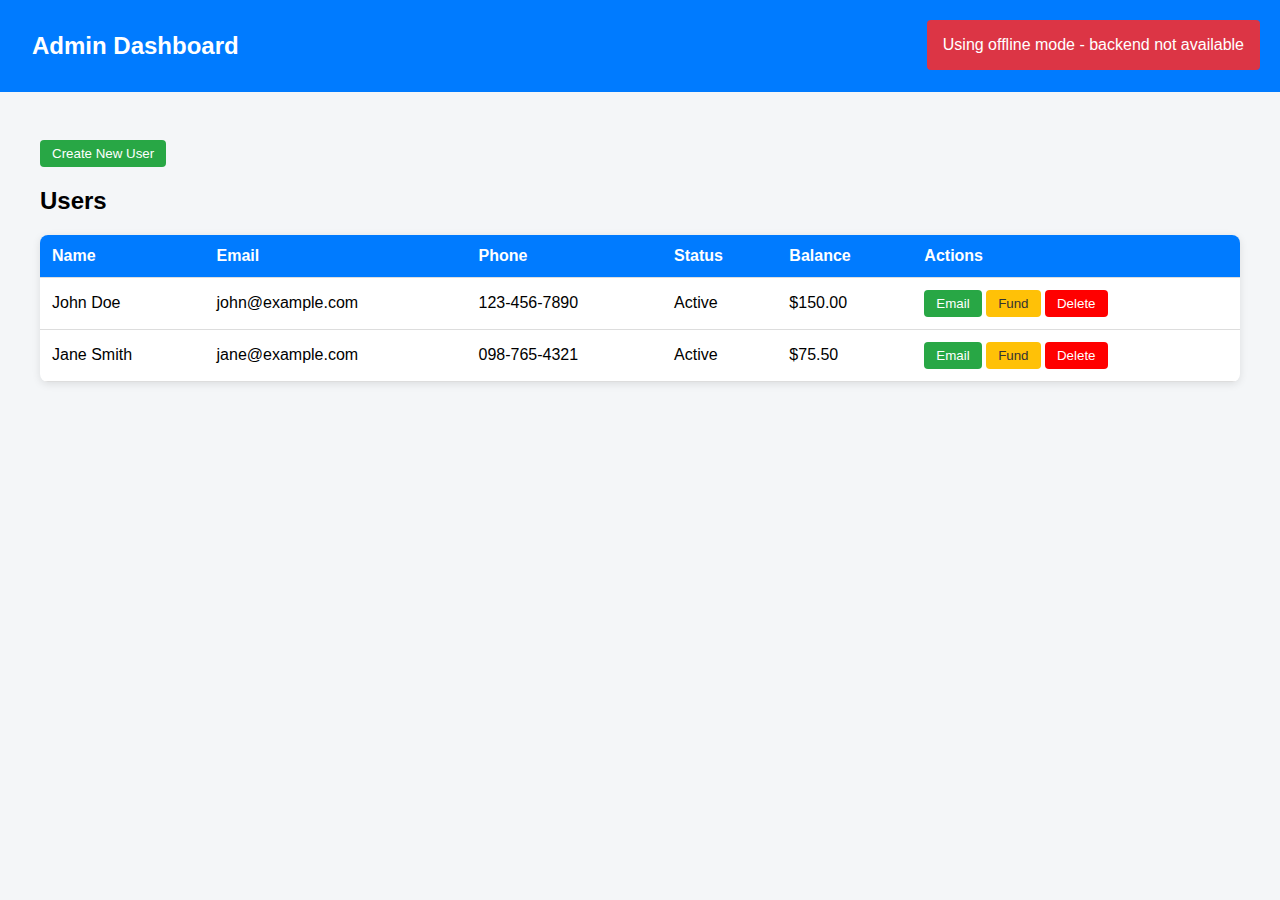
<file: admin-dashboard.html>
<!DOCTYPE html>
<html lang="en">
<head>
<meta charset="UTF-8">
<meta name="viewport" content="width=device-width, initial-scale=1.0">
<title>Admin Dashboard</title>
<style>
body { font-family: Arial, sans-serif; background:#f4f6f8; margin:0; padding:0; }
header { background:#007bff; color:white; padding:1rem 2rem; display:flex; justify-content:space-between; align-items:center; }
header h1 { font-size:1.5rem; }
button { cursor:pointer; }
.container { max-width:1200px; margin:2rem auto; padding:1rem; }
.user-table { width:100%; border-collapse: collapse; background:white; border-radius:8px; overflow:hidden; box-shadow:0 2px 8px rgba(0,0,0,0.1); }
.user-table th, .user-table td { padding:12px; text-align:left; border-bottom:1px solid #ddd; }
.user-table th { background:#007bff; color:white; }
.user-table tr:hover { background:#f1f1f1; }
.action-btn { padding:6px 12px; border:none; border-radius:4px; color:white; }
.email-btn { background:#28a745; }
.fund-btn { background:#ffc107; color:#333; }
.modal { display:none; position:fixed; top:0; left:0; right:0; bottom:0; background:rgba(0,0,0,0.5); justify-content:center; align-items:center; z-index: 1000; }
.modal-content { background:white; padding:2rem; border-radius:8px; width:300px; max-width: 90vw; }
.modal-content input, .modal-content textarea { width:100%; padding:0.5rem; margin:0.5rem 0 1rem 0; box-sizing: border-box; }
.close { float:right; cursor:pointer; color:red; font-size: 24px; font-weight: bold; }
.notification { position:fixed; top:20px; right:20px; background:#28a745; color:white; padding:1rem; border-radius:4px; display:none; z-index: 1001; }
.notification.error { background:#dc3545; }
.create-user-btn { margin-bottom: 1rem; }
</style>
</head>
<body>

<header>
<h1>Admin Dashboard</h1>
<button class="action-btn" style="background:#dc3545;" onclick="logout()">Logout</button>
</header>

<div class="container">
<div class="create-user-btn">
  <button class="action-btn email-btn" onclick="openCreateUserModal()">Create New User</button>
</div>

<h2>Users</h2>
<table class="user-table" id="userTable">
<thead>
<tr>
<th>Name</th>
<th>Email</th>
<th>Phone</th>
<th>Status</th>
<th>Balance</th>
<th>Actions</th>
</tr>
</thead>
<tbody></tbody>
</table>
</div>

<!-- Create User Modal -->
<div class="modal" id="createUserModal">
  <div class="modal-content">
    <span class="close" onclick="closeModal('createUserModal')">&times;</span>
    <h3>Create New User</h3>
    <input type="text" id="newFullName" placeholder="Full Name" required>
    <input type="email" id="newEmail" placeholder="Email" required>
    <input type="tel" id="newPhone" placeholder="Phone" required>
    <input type="password" id="newPassword" placeholder="Password" required>
    <button class="action-btn email-btn" onclick="createUser()">Create User</button>
    <button class="action-btn" style="background:#6c757d; margin-left: 10px;" onclick="closeModal('createUserModal')">Cancel</button>
  </div>
</div>

<!-- Email Modal -->
<div class="modal" id="emailModal">
<div class="modal-content">
<span class="close" onclick="closeModal('emailModal')">&times;</span>
<h3>Send Email</h3>
<input type="text" id="emailTo" readonly>
<input type="text" id="emailSubject" placeholder="Subject">
<textarea id="emailMessage" rows="4" placeholder="Message"></textarea>
<button class="action-btn email-btn" onclick="sendEmail()">Send</button>
<button class="action-btn" style="background:#6c757d; margin-left: 10px;" onclick="closeModal('emailModal')">Cancel</button>
</div>
</div>

<!-- Fund Modal -->
<div class="modal" id="fundModal">
<div class="modal-content">
<span class="close" onclick="closeModal('fundModal')">&times;</span>
<h3>Fund Account</h3>
<input type="text" id="fundUser" readonly>
<input type="number" id="fundAmount" placeholder="Amount to Add" step="0.01" min="0">
<button class="action-btn fund-btn" onclick="fundUser()">Add Funds</button>
<button class="action-btn" style="background:#6c757d; margin-left: 10px;" onclick="closeModal('fundModal')">Cancel</button>
</div>
</div>

<div class="notification" id="notification"></div>

<script>
let usersData = [];
let selectedUserId = null;

// Sample data for testing (remove this when backend is ready)
const sampleUsers = [
    {
        _id: '1',
        fullName: 'John Doe',
        email: 'john@example.com',
        phone: '123-456-7890',
        status: 'Active',
        balance: 150.00
    },
    {
        _id: '2',
        fullName: 'Jane Smith',
        email: 'jane@example.com',
        phone: '098-765-4321',
        status: 'Active',
        balance: 75.50
    }
];

// Fetch users from backend
async function loadUsers() {
    try {
        const res = await fetch('https://pvnbank.onrender.com/api/admin/users', { credentials:'include' });
        if(res.ok){
            usersData = await res.json();
            renderUsers();
        } else {
            // If backend is not available, use sample data for testing
            console.warn('Backend not available, using sample data');
            usersData = [...sampleUsers];
            renderUsers();
        }
    } catch(e){
        console.error('Backend error:', e);
        showNotification('Using offline mode - backend not available','error');
        // Use sample data when backend is not available
        usersData = [...sampleUsers];
        renderUsers();
    }
}

function renderUsers() {
    const tbody = document.querySelector('#userTable tbody');
    tbody.innerHTML = '';
    usersData.forEach(user => {
        const tr = document.createElement('tr');
        tr.innerHTML = `
        <td>${user.fullName}</td>
        <td>${user.email}</td>
        <td>${user.phone || 'N/A'}</td>
        <td>${user.status || 'Active'}</td>
        <td>$${(user.balance || 0).toFixed(2)}</td>
        <td>
            <button class="action-btn email-btn" onclick="openEmailModal('${user._id}')">Email</button>
            <button class="action-btn fund-btn" onclick="openFundModal('${user._id}')">Fund</button>
            <button class="action-btn" style="background:red;" onclick="deleteUser('${user._id}')">Delete</button>
        </td>
        `;
        tbody.appendChild(tr);
    });
}

// Open/close modals
function openEmailModal(userId){
    selectedUserId = userId;
    const user = usersData.find(u => u._id === userId);
    if(!user) return;
    
    document.getElementById('emailTo').value = user.email;
    document.getElementById('emailSubject').value = '';
    document.getElementById('emailMessage').value = '';
    document.getElementById('emailModal').style.display = 'flex';
}

function openFundModal(userId){
    selectedUserId = userId;
    const user = usersData.find(u => u._id === userId);
    if(!user) return;
    
    document.getElementById('fundUser').value = user.fullName;
    document.getElementById('fundAmount').value = '';
    document.getElementById('fundModal').style.display = 'flex';
}

function closeModal(id){ 
    document.getElementById(id).style.display='none'; 
    selectedUserId = null;
}

// Open create user modal
function openCreateUserModal(){
    document.getElementById('newFullName').value = '';
    document.getElementById('newEmail').value = '';
    document.getElementById('newPhone').value = '';
    document.getElementById('newPassword').value = '';
    document.getElementById('createUserModal').style.display = 'flex';
}

// Create user
async function createUser(){
    const fullName = document.getElementById('newFullName').value.trim();
    const email = document.getElementById('newEmail').value.trim();
    const phone = document.getElementById('newPhone').value.trim();
    const password = document.getElementById('newPassword').value;

    // Validation
    if(!fullName || !email || !phone || !password){
        showNotification('All fields are required','error');
        return;
    }

    // Email validation
    const emailRegex = /^[^\s@]+@[^\s@]+\.[^\s@]+$/;
    if(!emailRegex.test(email)){
        showNotification('Please enter a valid email address','error');
        return;
    }

    // Check if email already exists
    if(usersData.find(u => u.email.toLowerCase() === email.toLowerCase())){
        showNotification('Email already exists','error');
        return;
    }

    try{
        const res = await fetch('https://pvnbank.onrender.com/api/admin/create-user',{
            method:'POST',
            headers:{'Content-Type':'application/json'},
            body: JSON.stringify({ fullName, email, phone, password }),
            credentials:'include'
        });
        
        if(res.ok){
            showNotification('User created successfully');
            closeModal('createUserModal');
            loadUsers();
        } else {
            const errorData = await res.json();
            throw new Error(errorData.message || 'Failed to create user');
        }
    }catch(e){
        console.error('Create user error:', e);
        
        // If backend is not available, simulate user creation for testing
        if(e.message.includes('fetch')){
            const newUser = {
                _id: Date.now().toString(),
                fullName,
                email,
                phone,
                status: 'Active',
                balance: 0
            };
            usersData.push(newUser);
            renderUsers();
            showNotification('User created successfully (offline mode)');
            closeModal('createUserModal');
        } else {
            showNotification(e.message || 'Failed to create user','error');
        }
    }
}

// Send email via backend
async function sendEmail(){
    const subject = document.getElementById('emailSubject').value.trim();
    const message = document.getElementById('emailMessage').value.trim();
    
    if(!subject||!message){ 
        showNotification('Subject and message are required','error'); 
        return; 
    }
    
    try{
        const res = await fetch('/api/admin/send-email',{
            method:'POST',
            headers:{'Content-Type':'application/json'},
            body: JSON.stringify({ userId:selectedUserId, subject, message }),
            credentials:'include'
        });
        
        if(res.ok){ 
            showNotification('Email sent successfully'); 
            closeModal('emailModal'); 
        } else {
            throw new Error('Failed to send email');
        }
    }catch(e){ 
        console.error('Send email error:', e); 
        // Simulate email sending for testing
        showNotification('Email sent successfully (simulated)');
        closeModal('emailModal');
    }
}

// Fund user via backend
async function fundUser(){
    const amount = parseFloat(document.getElementById('fundAmount').value);
    
    if(!amount||amount<=0){ 
        showNotification('Enter a valid amount greater than 0','error'); 
        return; 
    }
    
    try{
        const res = await fetch('https://pvnbank.onrender.com/api/admin/fund-user',{
            method:'POST',
            headers:{'Content-Type':'application/json'},
            body: JSON.stringify({ userId:selectedUserId, amount }),
            credentials:'include'
        });
        
        if(res.ok){
            showNotification(`$${amount.toFixed(2)} added successfully`);
            closeModal('fundModal');
            loadUsers();
        } else {
            throw new Error('Failed to fund user');
        }
    }catch(e){ 
        console.error('Fund user error:', e);
        
        // Simulate funding for testing
        const userIndex = usersData.findIndex(u => u._id === selectedUserId);
        if(userIndex !== -1){
            usersData[userIndex].balance = (usersData[userIndex].balance || 0) + amount;
            renderUsers();
            showNotification(`$${amount.toFixed(2)} added successfully (simulated)`);
            closeModal('fundModal');
        } else {
            showNotification('Failed to fund user','error');
        }
    }
}

// Delete user
async function deleteUser(userId){
    if(!confirm('Are you sure you want to delete this user? This action cannot be undone.')) return;
    
    try{
        const res = await fetch(`https://pvnbank.onrender.com/api/admin/delete-user/${userId}`,{
            method:'DELETE',
            credentials:'include'
        });
        
        if(res.ok){
            showNotification('User deleted successfully');
            loadUsers();
        } else {
            throw new Error('Failed to delete user');
        }
    }catch(e){
        console.error('Delete user error:', e);
        
        // Simulate deletion for testing
        const userIndex = usersData.findIndex(u => u._id === userId);
        if(userIndex !== -1){
            usersData.splice(userIndex, 1);
            renderUsers();
            showNotification('User deleted successfully (simulated)');
        } else {
            showNotification('Failed to delete user','error');
        }
    }
}

function showNotification(message, type='success'){
    const n = document.getElementById('notification');
    n.textContent = message;
    n.className = `notification ${type === 'error' ? 'error' : ''}`;
    n.style.display = 'block';
    setTimeout(() => {
        n.style.display = 'none';
    }, 4000);
}

// Fixed logout function - redirects to admin-signup.html
function logout(){ 
    if(confirm('Are you sure you want to logout?')){
        // Clear any stored data in localStorage/sessionStorage
        localStorage.clear();
        sessionStorage.clear();
        
        // Clear any cookies (optional)
        document.cookie.split(";").forEach(function(c) { 
            document.cookie = c.replace(/^ +/, "").replace(/=.*/, "=;expires=" + new Date().toUTCString() + ";path=/"); 
        });
        
        // Redirect to admin signup page
        window.location.href = 'admin-signup.html';
    }
}

// Close modals when clicking outside
window.onclick = function(event) {
    const modals = document.querySelectorAll('.modal');
    modals.forEach(modal => {
        if (event.target === modal) {
            modal.style.display = 'none';
            selectedUserId = null;
        }
    });
}

// Initialize the page
window.onload = function() {
    loadUsers();
}

// Load users on page load
loadUsers();
</script>
</body>
</html>
</file>
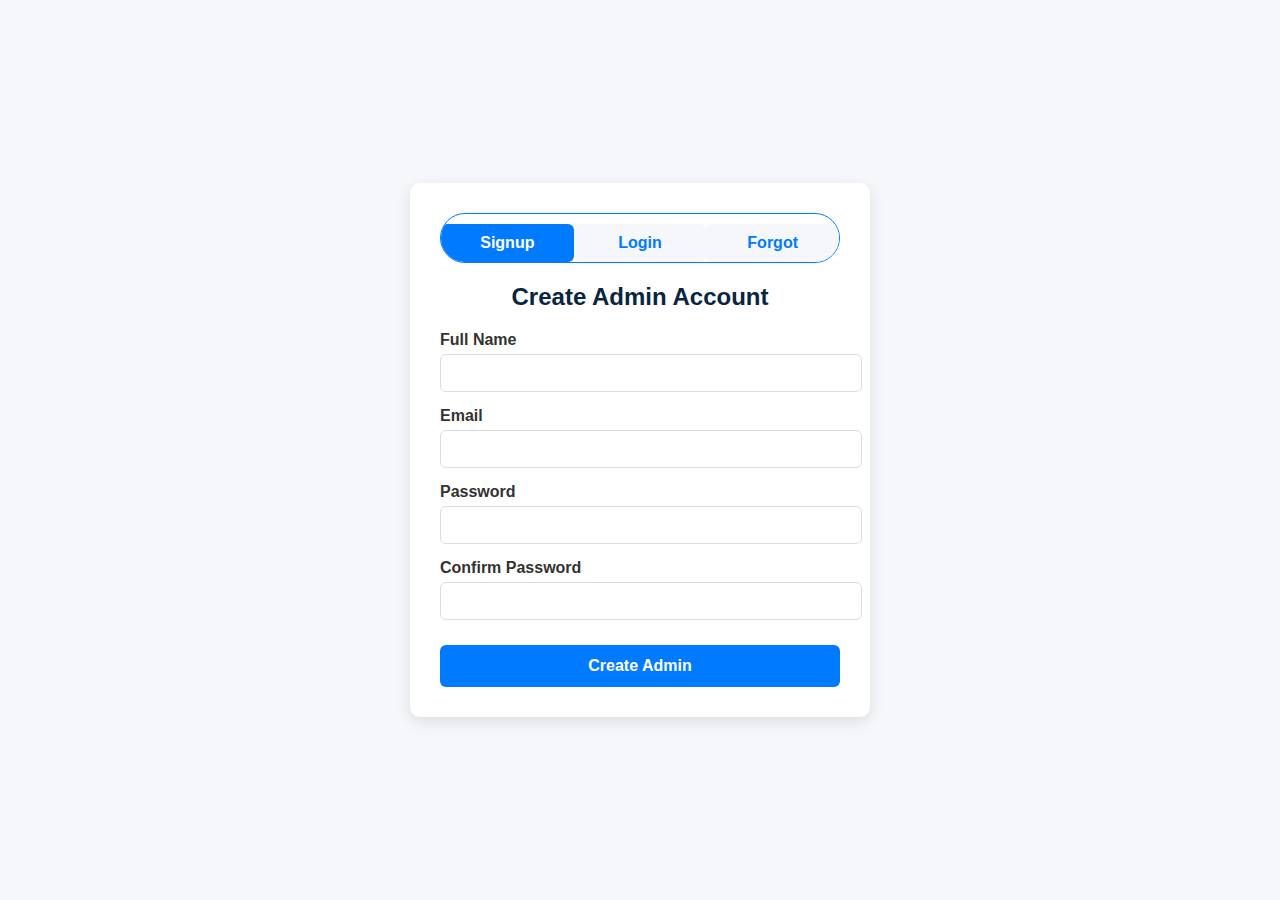
<file: admin-signup.html>
<!DOCTYPE html>
<html lang="en">
<head>
  <meta charset="UTF-8">
  <meta name="viewport" content="width=device-width, initial-scale=1.0">
  <title>Admin Auth | PVNBank</title>
  <style>
    body {
      font-family: Arial, sans-serif;
      background: #f5f7fb;
      margin: 0;
      padding: 0;
      display: flex;
      justify-content: center;
      align-items: center;
      min-height: 100vh;
    }

    .auth-container {
      background: #fff;
      padding: 30px;
      border-radius: 10px;
      box-shadow: 0 5px 15px rgba(0,0,0,0.1);
      width: 100%;
      max-width: 400px;
    }

    h2 {
      text-align: center;
      margin-bottom: 20px;
      color: #0a2540;
    }

    .form-group {
      margin-bottom: 15px;
    }

    label {
      display: block;
      margin-bottom: 5px;
      font-weight: bold;
      color: #333;
    }

    input {
      width: 100%;
      padding: 10px;
      border: 1px solid #ddd;
      border-radius: 6px;
      font-size: 14px;
    }

    input:focus {
      border-color: #007bff;
      outline: none;
      box-shadow: 0 0 3px rgba(0,123,255,0.3);
    }

    button {
      width: 100%;
      padding: 12px;
      background: #007bff;
      color: #fff;
      border: none;
      border-radius: 6px;
      font-size: 16px;
      font-weight: bold;
      cursor: pointer;
      transition: background 0.3s;
      margin-top: 10px;
    }

    button:hover {
      background: #0056b3;
    }

    .tabs {
      display: flex;
      justify-content: space-between;
      margin-bottom: 15px;
    }

    .tabs button {
      flex: 1;
      padding: 10px;
      border: none;
      background: #e9ecef;
      cursor: pointer;
      font-weight: bold;
    }

    .tabs button.active {
      background: #007bff;
      color: white;
    }

    .form {
      display: none;
    }

    .form.active {
      display: block;
    }
    .tabs {
  display: flex;
  justify-content: center;
  margin-bottom: 20px;
  border-radius: 30px;
  overflow: hidden;
  border: 1px solid #007bff;
}

.tabs button {
  flex: 1;
  padding: 10px 0;
  border: none;
  background: #f5f7fb;
  cursor: pointer;
  font-weight: bold;
  color: #007bff;
  transition: all 0.3s ease;
}

.tabs button.active {
  background: #007bff;
  color: #fff;
}

.tabs button:hover {
  background: #e0ecff;
}

.form {
  display: none;
  animation: fadeSlide 0.5s ease;
}

.form.active {
  display: block;
}

@keyframes fadeSlide {
  from {
    opacity: 0;
    transform: translateY(15px);
  }
  to {
    opacity: 1;
    transform: translateY(0);
  }
}


  </style>
</head>
<body>
  <div class="auth-container">
    <div class="tabs">
      <button class="tab-btn active" data-target="signupForm">Signup</button>
      <button class="tab-btn" data-target="loginForm">Login</button>
      <button class="tab-btn" data-target="forgotForm">Forgot</button>
    </div>

    <!-- Signup Form -->
    <form id="signupForm" class="form active">
      <h2>Create Admin Account</h2>
      <div class="form-group">
        <label for="adminName">Full Name</label>
        <input type="text" id="adminName" required>
      </div>
      <div class="form-group">
        <label for="adminEmail">Email</label>
        <input type="email" id="adminEmail" required>
      </div>
      <div class="form-group">
        <label for="adminPassword">Password</label>
        <input type="password" id="adminPassword" required>
      </div>
      <div class="form-group">
        <label for="adminConfirmPassword">Confirm Password</label>
        <input type="password" id="adminConfirmPassword" required>
      </div>
      <button type="submit">Create Admin</button>
    </form>

    <!-- Login Form -->
    <form id="loginForm" class="form">
      <h2>Admin Login</h2>
      <div class="form-group">
        <label for="loginEmail">Email</label>
        <input type="email" id="loginEmail" required>
      </div>
      <div class="form-group">
        <label for="loginPassword">Password</label>
        <input type="password" id="loginPassword" required>
      </div>
      <button type="submit">Login</button>
    </form>

    <!-- Forgot Password Form -->
    <form id="forgotForm" class="form">
      <h2>Reset Password</h2>
      <div class="form-group">
        <label for="forgotEmail">Enter your email</label>
        <input type="email" id="forgotEmail" required>
      </div>
      <button type="submit">Send Reset Link</button>
    </form>
  </div>

  <script>
    // Tab switching
    const tabs = document.querySelectorAll(".tab-btn");
    const forms = document.querySelectorAll(".form");

    tabs.forEach(tab => {
      tab.addEventListener("click", () => {
        tabs.forEach(t => t.classList.remove("active"));
        tab.classList.add("active");

        forms.forEach(f => f.classList.remove("active"));
        document.getElementById(tab.dataset.target).classList.add("active");
      });
    });

    // Signup logic
    document.getElementById("signupForm").addEventListener("submit", async (e) => {
      e.preventDefault();
      const fullName = document.getElementById("adminName").value;
      const email = document.getElementById("adminEmail").value;
      const password = document.getElementById("adminPassword").value;
      const confirmPassword = document.getElementById("adminConfirmPassword").value;

      if (password !== confirmPassword) {
        alert("❌ Passwords do not match");
        return;
      }

      try {
        const res = await fetch("https://pvnbank.onrender.com/api/auth/admin/register", {
          method: "POST",
          headers: { "Content-Type": "application/json" },
          body: JSON.stringify({ fullName, email, password })
        });
        const data = await res.json();
        if (res.ok) {
          alert("✅ Admin account created successfully!");
          // Switch to login tab automatically
          document.querySelector("[data-target='loginForm']").click();
        } else {
          alert("❌ " + data.message);
        }
      } catch (err) {
        console.error(err);
        alert("⚠️ Error connecting to server");
      }
    });

    // Login logic
    document.getElementById("loginForm").addEventListener("submit", async (e) => {
      e.preventDefault();
      const email = document.getElementById("loginEmail").value;
      const password = document.getElementById("loginPassword").value;

      try {
        const res = await fetch("https://pvnbank.onrender.com/api/auth/admin/login", {
          method: "POST",
          headers: { "Content-Type": "application/json" },
          body: JSON.stringify({ email, password })
        });
        const data = await res.json();
        if (res.ok) {
          alert("✅ Login successful!");
          window.tion.href = "admin-dashboard.html"; // redirect
        } else {
          alert("❌ " + data.message);
        }
      } catch (err) {
        console.error(err);
        alert("⚠️ Error connecting to server");
      }
    });

    // Forgot password logic
    document.getElementById("forgotForm").addEventListener("submit", async (e) => {
      e.preventDefault();
      const email = document.getElementById("forgotEmail").value;

      try {
        const res = await fetch("https://pvnbank.onrender.com/api/auth/admin/forgot-password", {
          method: "POST",
          headers: { "Content-Type": "application/json" },
          body: JSON.stringify({ email })
        });
        const data = await res.json();
        if (res.ok) {
          alert("📧 Reset link sent to your email!");
        } else {
          alert("❌ " + data.message);
        }
      } catch (err) {
        console.error(err);
        alert("⚠️ Error connecting to server");
      }
    });
  </script>
</body>
</html>
</file>
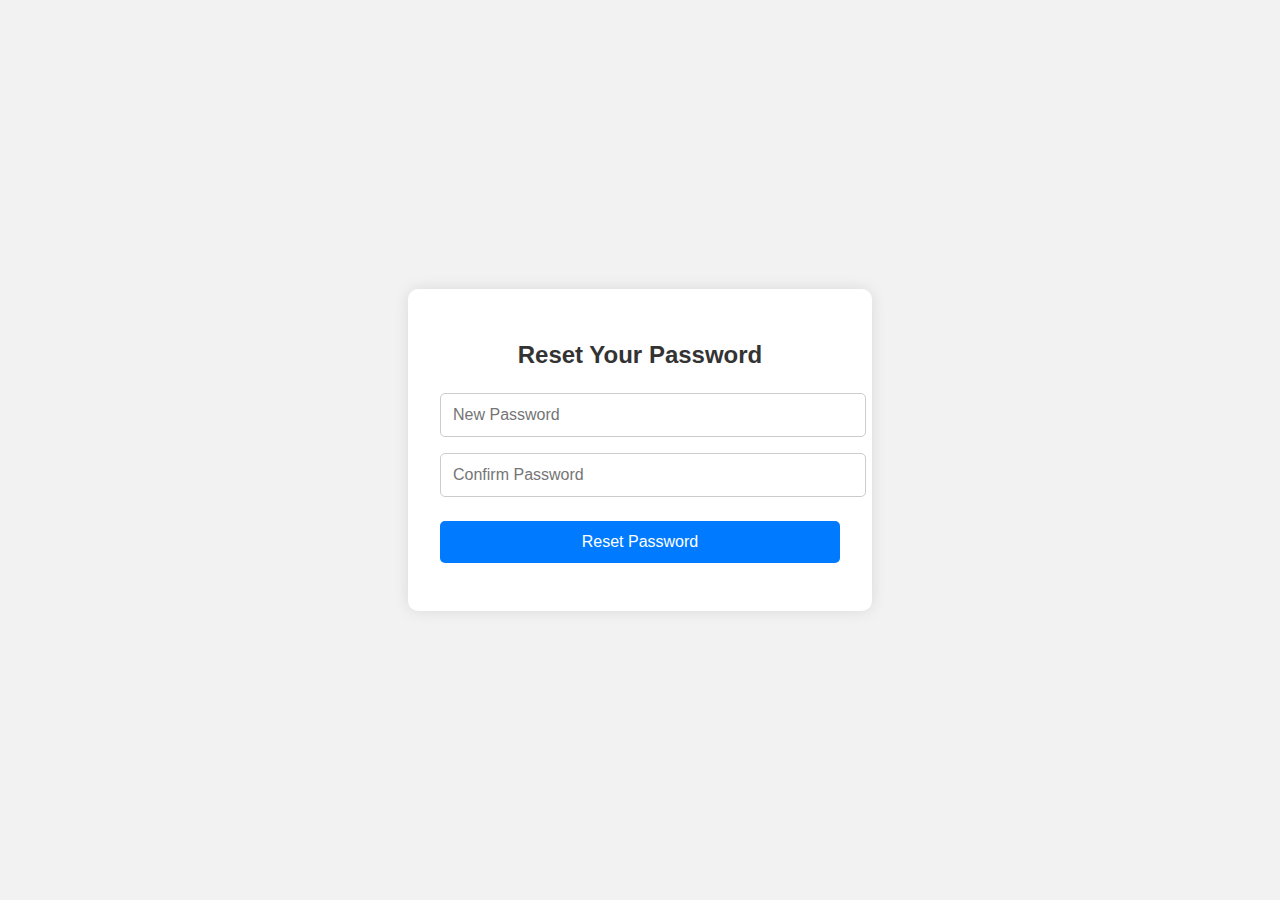
<file: reset-password.htm>
<!DOCTYPE html>
<html lang="en">
<head>
  <meta charset="UTF-8">
  <meta name="viewport" content="width=device-width, initial-scale=1.0">
  <title>Reset Password</title>
  <style>
    body {
      font-family: Arial, sans-serif;
      background: #f2f2f2;
      display: flex;
      justify-content: center;
      align-items: center;
      height: 100vh;
      margin: 0;
    }
    .container {
      background: #fff;
      padding: 2rem;
      border-radius: 10px;
      box-shadow: 0 0 15px rgba(0,0,0,0.1);
      width: 100%;
      max-width: 400px;
      text-align: center;
    }
    h2 {
      margin-bottom: 1rem;
      color: #333;
    }
    input[type="password"] {
      width: 100%;
      padding: 0.75rem;
      margin: 0.5rem 0;
      border: 1px solid #ccc;
      border-radius: 5px;
      font-size: 1rem;
    }
    button {
      background: #007bff;
      color: #fff;
      border: none;
      padding: 0.75rem;
      width: 100%;
      border-radius: 5px;
      cursor: pointer;
      font-size: 1rem;
      margin-top: 1rem;
    }
    button:hover {
      background: #0056b3;
    }
    .message {
      margin-top: 1rem;
      color: red;
      font-size: 0.9rem;
    }
  </style>
</head>
<body>

  <div class="container">
    <h2>Reset Your Password</h2>
    <form id="resetPasswordForm">
      <input type="password" id="newPassword" placeholder="New Password" required />
      <input type="password" id="confirmPassword" placeholder="Confirm Password" required />
      <button type="submit">Reset Password</button>
      <div class="message" id="message"></div>
    </form>
  </div>

  <script>
    const urlParams = new URLSearchParams(window.location.search);
    const token = urlParams.get('token'); // Get token from URL

    const form = document.getElementById('resetPasswordForm');
    const messageDiv = document.getElementById('message');

    form.addEventListener('submit', async (e) => {
      e.preventDefault();

      const password = document.getElementById('newPassword').value;
      const confirmPassword = document.getElementById('confirmPassword').value;

      if (password !== confirmPassword) {
        messageDiv.textContent = "Passwords do not match!";
        return;
      }

      try {
        const res = await fetch("https://api.pvbonline.online/api/auth/reset-password", {
          method: "POST",
          headers: { "Content-Type": "application/json" },
          body: JSON.stringify({ token, password })
        });

        const data = await res.json();
        if (res.ok) {
          alert("Password reset successful! Redirecting to login...");
          window.location.href = "/"; // Redirect to your login page
        } else {
          messageDiv.textContent = data.message || "Reset failed";
        }
      } catch (err) {
        console.error(err);
        messageDiv.textContent = "An error occurred. Please try again.";
      }
    });
  </script>
</body>
</html>
</file>
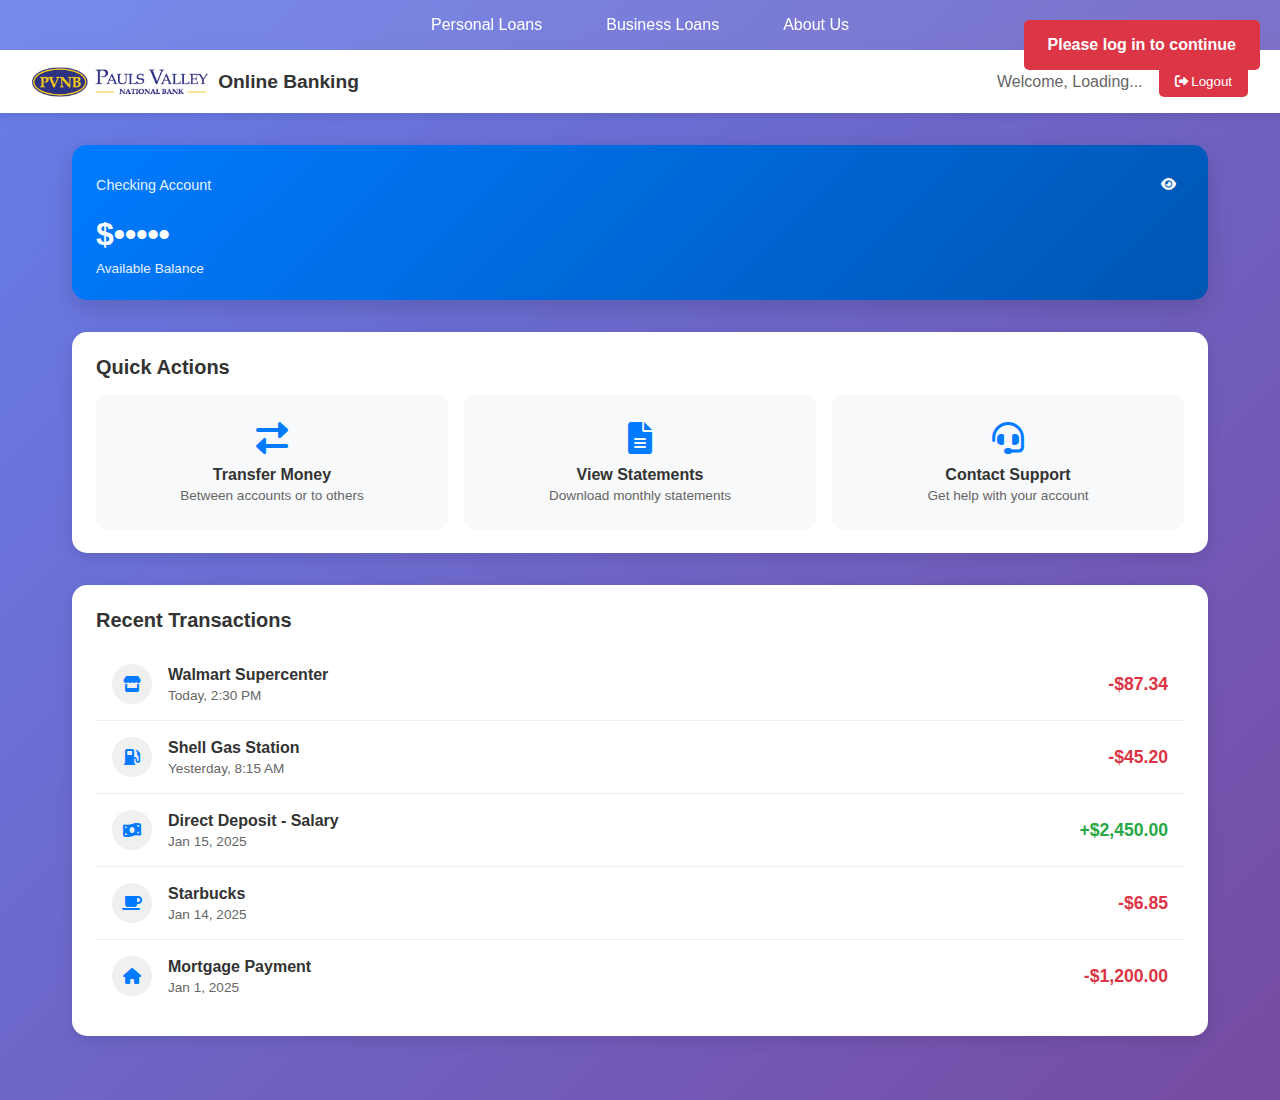
<file: userDashboard.html>
<!DOCTYPE html>
<html lang="en">
<head>
    <meta charset="UTF-8">
    <meta name="viewport" content="width=device-width, initial-scale=1.0">
    <title>Online Banking Dashboard - Pauls Valley National Bank</title>
    <link rel="stylesheet" href="https://cdnjs.cloudflare.com/ajax/libs/font-awesome/6.4.0/css/all.min.css">
   <style>
        * {
            margin: 0;
            padding: 0;
            box-sizing: border-box;
        }

        body {
            font-family: 'Segoe UI', Tahoma, Geneva, Verdana, sans-serif;
            background: linear-gradient(135deg, #667eea 0%, #764ba2 100%);
            min-height: 100vh;
        }

        .main-nav {
            background: rgba(255, 255, 255, 0.1);
            padding: 1rem 0;
            backdrop-filter: blur(10px);
            position: relative;
        }

        .main-nav ul {
            display: flex;
            justify-content: center;
            list-style: none;
            gap: 2rem;
        }

        .main-nav a {
            color: white;
            text-decoration: none;
            padding: 0.5rem 1rem;
            border-radius: 5px;
            transition: background 0.3s;
        }

        .main-nav a:hover {
            background: rgba(255, 255, 255, 0.2);
        }

        /* Hamburger Menu Styles */
        .hamburger-menu {
            display: none;
            position: relative;
        }

        .hamburger-btn {
            background: none;
            border: none;
            color: white;
            font-size: 1.5rem;
            cursor: pointer;
            padding: 0.5rem;
            border-radius: 5px;
            transition: all 0.3s ease;
            position: absolute;
            top: 50%;
            left: 1rem;
            transform: translateY(-50%);
        }

        .hamburger-btn:hover {
            background: rgba(255, 255, 255, 0.2);
            transform: translateY(-50%) scale(1.1);
        }

        .hamburger-menu-content {
            position: absolute;
            top: 100%;
            left: 1rem;
            background: rgba(255, 255, 255, 0.95);
            backdrop-filter: blur(15px);
            border-radius: 12px;
            box-shadow: 0 10px 30px rgba(0, 0, 0, 0.3);
            min-width: 200px;
            opacity: 0;
            visibility: hidden;
            transform: translateY(-20px);
            transition: all 0.3s ease;
            z-index: 1000;
        }

        .hamburger-menu-content.active {
            opacity: 1;
            visibility: visible;
            transform: translateY(0);
        }

        .hamburger-menu-content a {
    display: block;
    color: #333;
    text-decoration: none;
    padding: 1rem 1.5rem;
    transition: all 0.3s ease;
    border-radius: 8px;
    margin: 0.5rem;
    font-weight: 500;
    cursor: pointer;
    -webkit-tap-highlight-color: transparent;
    user-select: none;
}

        .hamburger-menu-content a:hover {
            background: linear-gradient(135deg, #667eea 0%, #764ba2 100%);
            color: white;
            transform: translateX(5px);
        }

        .hamburger-menu-content a i {
            margin-right: 10px;
            width: 20px;
            text-align: center;
        }

        /* Responsive Design */
        @media (max-width: 768px) {
            .main-nav ul {
                display: none;
            }

            .hamburger-menu {
                display: block;
            }

            .hamburger-menu-content a {
        padding: 1.2rem 1.5rem; /* Slightly larger touch targets */
        font-size: 16px; /* Prevent zoom on iOS */
        min-height: 44px; /* Apple recommended minimum touch target */
        display: flex;
        align-items: center;
    }

            .main-nav {
                padding: 1rem 1rem;
            }
        }

        .dashboard-header {
            background: white;
            padding: 1rem 2rem;
            display: flex;
            justify-content: space-between;
            align-items: center;
            box-shadow: 0 2px 10px rgba(0,0,0,0.1);
        }

        .logo {
            display: flex;
            align-items: center;
            gap: 10px;
            font-size: 1.2rem;
            font-weight: bold;
            color: #333;
        }

        .user-info {
            display: flex;
            align-items: center;
            gap: 1rem;
        }

        .welcome-text {
            color: #666;
        }

        .logout-btn {
            background: #dc3545;
            color: white;
            border: none;
            padding: 0.5rem 1rem;
            border-radius: 5px;
            cursor: pointer;
            transition: background 0.3s;
        }

        .logout-btn:hover {
            background: #c82333;
        }

        .dashboard-container {
            padding: 2rem;
            max-width: 1200px;
            margin: 0 auto;
        }

        .dashboard-grid {
            display: grid;
            grid-template-columns: 1fr;
            gap: 1rem;
            margin-bottom: 2rem;
        }

        .account-card {
            background: linear-gradient(135deg, #007bff, #0056b3);
            padding: 1.5rem;
            border-radius: 15px;
            color: white;
            box-shadow: 0 8px 25px rgba(0,0,0,0.15);
        }

        .account-header {
            display: flex;
            justify-content: space-between;
            align-items: center;
            margin-bottom: 1rem;
        }

        .account-type {
            font-size: 0.9rem;
            opacity: 0.9;
        }

        .eye-btn {
            background: none;
            border: none;
            color: white;
            cursor: pointer;
            padding: 0.5rem;
            border-radius: 50%;
            transition: background 0.3s;
        }

        .eye-btn:hover {
            background: rgba(255,255,255,0.2);
        }

        .balance {
            font-size: 2rem;
            font-weight: bold;
            margin-bottom: 0.5rem;
        }

        .balance-label {
            font-size: 0.85rem;
            opacity: 0.9;
        }

        .quick-actions, .transactions {
            background: white;
            border-radius: 15px;
            padding: 1.5rem;
            margin-bottom: 2rem;
            box-shadow: 0 4px 15px rgba(0,0,0,0.1);
        }

        .section-title {
            color: #333;
            margin-bottom: 1rem;
            font-size: 1.25rem;
        }

        .actions-grid {
            display: grid;
            grid-template-columns: repeat(auto-fit, minmax(200px, 1fr));
            gap: 1rem;
        }

        .action-btn {
            background: #f8f9fa;
            padding: 1.5rem;
            border-radius: 10px;
            text-align: center;
            cursor: pointer;
            transition: all 0.3s;
            border: 2px solid transparent;
        }

        .action-btn:hover {
            background: #e9ecef;
            border-color: #007bff;
            transform: translateY(-2px);
        }

        .action-icon {
            font-size: 2rem;
            color: #007bff;
            margin-bottom: 0.5rem;
        }

        .action-title {
            font-weight: bold;
            color: #333;
            margin-bottom: 0.25rem;
        }

        .action-desc {
            font-size: 0.85rem;
            color: #666;
        }

        .transaction-item {
            display: flex;
            justify-content: space-between;
            align-items: center;
            padding: 1rem;
            border-bottom: 1px solid #eee;
            transition: background 0.3s;
        }

        .transaction-item:hover {
            background: #f8f9fa;
        }

        .transaction-item:last-child {
            border-bottom: none;
        }

        .transaction-info {
            display: flex;
            align-items: center;
            gap: 1rem;
        }

        .transaction-icon {
            width: 40px;
            height: 40px;
            background: #f0f0f0;
            border-radius: 50%;
            display: flex;
            align-items: center;
            justify-content: center;
            color: #007bff;
        }

        .transaction-details h4 {
            color: #333;
            margin-bottom: 0.25rem;
        }

        .transaction-details p {
            color: #666;
            font-size: 0.85rem;
        }

        .transaction-amount {
            font-weight: bold;
            font-size: 1.1rem;
        }

        .transaction-amount.positive {
            color: #28a745;
        }

        .transaction-amount.negative {
            color: #dc3545;
        }

        .notification {
            position: fixed;
            top: 20px;
            right: 20px;
            padding: 1rem 1.5rem;
            border-radius: 5px;
            color: white;
            font-weight: bold;
            transform: translateX(400px);
            transition: transform 0.3s;
            z-index: 1000;
        }

        .notification.show {
            transform: translateX(0);
        }

        .notification.success {
            background: #28a745;
        }

        .notification.error {
            background: #dc3545;
        }

        .notification.info {
            background: #17a2b8;
        }

        @media (max-width: 768px) {
            .dashboard-container {
                padding: 1rem;
            }

            .dashboard-header {
                padding: 1rem;
                flex-direction: column;
                gap: 1rem;
                text-align: center;
            }

            .actions-grid {
                grid-template-columns: 1fr;
            }

            .balance {
                font-size: 1.5rem;
            }
        }

        .modal {
            display: none;
            position: fixed;
            z-index: 1000;
            left: 0;
            top: 0;
            width: 100%;
            height: 100%;
            background-color: rgba(0, 0, 0, 0.5);
            backdrop-filter: blur(5px);
        }

        .modal-content {
            background-color: #fff;
            margin: 5% auto;
            padding: 0;
            border-radius: 12px;
            width: 90%;
            max-width: 500px;
            box-shadow: 0 10px 30px rgba(0, 0, 0, 0.3);
            animation: modalSlideIn 0.3s ease-out;
        }

        @keyframes modalSlideIn {
            from { transform: translateY(-50px); opacity: 0; }
            to { transform: translateY(0); opacity: 1; }
        }

        .modal-header {
            background: linear-gradient(135deg, #667eea 0%, #764ba2 100%);
            color: white;
            padding: 20px;
            border-radius: 12px 12px 0 0;
            display: flex;
            justify-content: space-between;
            align-items: center;
        }

        .modal-header h2 {
            margin: 0;
            font-size: 1.5rem;
            display: flex;
            align-items: center;
            gap: 10px;
        }

        .close {
            color: white;
            font-size: 28px;
            font-weight: bold;
            cursor: pointer;
            border: none;
            background: none;
            padding: 0;
            line-height: 1;
        }

        .close:hover {
            opacity: 0.7;
        }

        .modal-body {
            padding: 30px;
        }

        /* Form Styles */
        .form-group {
            margin-bottom: 20px;
        }

        .form-group label {
            display: block;
            margin-bottom: 5px;
            font-weight: 600;
            color: #333;
        }

        .form-group input {
            width: 100%;
            padding: 12px;
            border: 2px solid #e0e0e0;
            border-radius: 8px;
            font-size: 16px;
            transition: border-color 0.3s ease;
            box-sizing: border-box;
        }

        .form-group input:focus {
            outline: none;
            border-color: #667eea;
            box-shadow: 0 0 0 3px rgba(102, 126, 234, 0.1);
        }

        .btn {
            padding: 12px 24px;
            border: none;
            border-radius: 8px;
            cursor: pointer;
            font-size: 16px;
            font-weight: 600;
            transition: all 0.3s ease;
            display: inline-flex;
            align-items: center;
            gap: 8px;
            justify-content: center;
            min-width: 120px;
        }

        .btn-primary {
            background: linear-gradient(135deg, #667eea 0%, #764ba2 100%);
            color: white;
        }

        .btn-primary:hover {
            transform: translateY(-2px);
            box-shadow: 0 5px 15px rgba(102, 126, 234, 0.4);
        }

        .btn-secondary {
            background: #f8f9fa;
            color: #6c757d;
            border: 2px solid #e9ecef;
        }

        .btn-secondary:hover {
            background: #e9ecef;
            color: #495057;
        }

        .btn-success {
            background: #28a745;
            color: white;
        }

        .btn-success:hover {
            background: #218838;
            transform: translateY(-2px);
        }

        .btn-info {
            background: #17a2b8;
            color: white;
        }

        .btn-info:hover {
            background: #138496;
            transform: translateY(-2px);
        }

        .form-actions {
            display: flex;
            gap: 15px;
            justify-content: flex-end;
            margin-top: 30px;
        }

        /* Contact Modal Styles */
        .contact-options {
            display: flex;
            gap: 20px;
            justify-content: center;
            margin-top: 20px;
        }

        .contact-option {
            flex: 1;
            text-align: center;
            padding: 20px;
            border: 2px solid #e0e0e0;
            border-radius: 12px;
            cursor: pointer;
            transition: all 0.3s ease;
        }

        .contact-option:hover {
            border-color: #667eea;
            background: #f8f9ff;
            transform: translateY(-2px);
        }

        .contact-option i {
            font-size: 2rem;
            color: #667eea;
            margin-bottom: 10px;
        }

        .contact-option h4 {
            margin: 0 0 5px 0;
            color: #333;
        }

        .contact-option p {
            margin: 0;
            color: #666;
            font-size: 0.9rem;
        }

        /* Chat Styles */
        .chat-container {
            height: 400px;
            display: flex;
            flex-direction: column;
        }

        .chat-messages {
            flex: 1;
            overflow-y: auto;
            padding: 20px;
            background: #f8f9fa;
            border-radius: 8px;
            margin-bottom: 15px;
            max-height: 300px;
        }

        .message {
            display: flex;
            gap: 12px;
            margin-bottom: 15px;
        }

        .message-avatar {
            width: 40px;
            height: 40px;
            border-radius: 50%;
            display: flex;
            align-items: center;
            justify-content: center;
            flex-shrink: 0;
        }

        .user-message .message-avatar {
            background: #667eea;
            color: white;
        }

        .agent-message .message-avatar {
            background: #28a745;
            color: white;
        }

        .message-content {
            flex: 1;
            background: white;
            padding: 10px 15px;
            border-radius: 12px;
            box-shadow: 0 2px 5px rgba(0,0,0,0.1);
        }

        .message-header {
            font-weight: 600;
            font-size: 0.9rem;
            color: #333;
            margin-bottom: 5px;
        }

        .message-text {
            color: #555;
            line-height: 1.4;
        }

        .message-time {
            font-size: 0.8rem;
            color: #999;
            margin-top: 5px;
        }

        .chat-input-container {
            display: flex;
            gap: 10px;
        }

        .chat-input-container input {
            flex: 1;
            padding: 12px;
            border: 2px solid #e0e0e0;
            border-radius: 25px;
            font-size: 14px;
        }

        .chat-input-container input:focus {
            outline: none;
            border-color: #667eea;
        }

        .chat-send-btn {
            padding: 12px 20px;
            background: #667eea;
            color: white;
            border: none;
            border-radius: 25px;
            cursor: pointer;
            transition: background 0.3s ease;
        }

        .chat-send-btn:hover {
            background: #5a67d8;
        }

        /* Mail Form Styles */
        .form-group textarea {
            width: 100%;
            min-height: 120px;
            padding: 12px;
            border: 2px solid #e0e0e0;
            border-radius: 8px;
            font-size: 16px;
            font-family: inherit;
            resize: vertical;
            box-sizing: border-box;
        }

        .form-group textarea:focus {
            outline: none;
            border-color: #667eea;
            box-shadow: 0 0 0 3px rgba(102, 126, 234, 0.1);
        }

        /* Responsive Design */
        @media (max-width: 768px) {
            .modal-content {
                margin: 10% auto;
                width: 95%;
            }

            .contact-options {
                flex-direction: column;
            }

            .form-actions {
                flex-direction: column;
            }

            .btn {
                width: 100%;
                justify-content: center;
            }
        }

        /* Hamburger Menu Overlay for Mobile */
        .hamburger-overlay {
            display: none;
            position: fixed;
            top: 0;
            left: 0;
            width: 100%;
            height: 100%;
            background: rgba(0, 0, 0, 0.5);
            z-index: 999;
        }

        .hamburger-overlay.active {
            display: block;
        }

        @media (max-width: 768px) {
            .hamburger-menu-content {
                left: 0;
                right: 0;
                margin: 1rem;
                width: calc(100% - 2rem);
            }
        }

        @media (max-width: 768px) {
    .hamburger-menu-content a {
        padding: 1.2rem 1.5rem;
        font-size: 16px;
        min-height: 44px;
        display: flex;
        align-items: center;
    }
    
    .hamburger-menu-content a:active {
        background: rgba(102, 126, 234, 0.1);
        transform: scale(0.98);
    }
}
    </style>

</head>
<body>
    <div class="hamburger-overlay" id="hamburgerOverlay" onclick="toggleHamburgerMenu()"></div>

    <nav class="main-nav">
        <!-- Hamburger Menu (Mobile Only) -->
        <div class="hamburger-menu">
            <button class="hamburger-btn" onclick="toggleHamburgerMenu()">
                <i class="fas fa-bars" id="hamburgerIcon"></i>
            </button>
            <div class="hamburger-menu-content" id="hamburgerMenuContent">
                <a href="#" onclick="showPersonalLoan(); closeHamburgerMenu();">
                    <i class="fas fa-user"></i>Personal Loans
                </a>
                <a href="#" onclick="showBusinessLoan(); closeHamburgerMenu();">
                    <i class="fas fa-building"></i>Business Loans
                </a>
                <a href="#" onclick="showAboutModal(); closeHamburgerMenu();">
                    <i class="fas fa-info-circle"></i>About Us
                </a>
            </div>
        </div>

        <!-- Desktop Menu -->
        <ul>
            <li><a href="#" onclick="showPersonalLoan()">Personal Loans</a></li>
            <li><a href="#" onclick="showBusinessLoan()">Business Loans</a></li>
            <li><a href="#" onclick="showAboutModal()">About Us</a></li>
        </ul>
    </nav>
    <!-- <nav class="main-nav">
    <ul>
        <li><a href="#" onclick="showPersonalLoan()">Personal Loans</a></li>
        <li><a href="#" onclick="showBusinessLoan()">Business Loans</a></li>
        <li><a href="#" onclick="showAboutModal()">About Us</a></li>
    </ul>
</nav> -->

    <header class="dashboard-header">
        <div class="logo">
           <img src="image/logo.webp" alt="PVNB" style="height: 30px;">
            Online Banking
        </div>
        <div class="user-info">
            <span class="welcome-text">Welcome, <span id="userName">Loading...</span></span>

            <button class="logout-btn" onclick="logout()">
                <i class="fas fa-sign-out-alt"></i> Logout
            </button>
        </div>
    </header>

    <main class="dashboard-container">
        <div class="dashboard-grid">
  <!-- Checking Account Only -->
  <div class="account-card">
    <div class="account-header">
      <div class="account-type">Checking Account</div>
      <button class="eye-btn" onclick="toggleAccountVisibility('checking')">
        <i class="fas fa-eye"></i>
      </button>
    </div>
    
    <div class="balance" id="checkingBalance">$•••••</div>
    <div class="balance-label">Available Balance</div>
  </div>
</div>

        <div class="quick-actions">
            <h2 class="section-title">Quick Actions</h2>
            <div class="actions-grid">
                <div class="action-btn" onclick="showTransferForm()">
                    <div class="action-icon"><i class="fas fa-exchange-alt"></i></div>
                    <div class="action-title">Transfer Money</div>
                    <div class="action-desc">Between accounts or to others</div>
                </div>
                <div class="action-btn" onclick="showComingSoon('View Statements')">
                    <div class="action-icon"><i class="fas fa-file-alt"></i></div>
                    <div class="action-title">View Statements</div>
                    <div class="action-desc">Download monthly statements</div>
                </div>
                <div class="action-btn" onclick="showContactModal()">
                  <div class="action-icon"><i class="fas fa-headset"></i></div>
                  <div class="action-title">Contact Support</div>
                   <div class="action-desc">Get help with your account</div>
                </div>
            </div>
        </div>

        <div class="transactions">
            <h2 class="section-title">Recent Transactions</h2>
            <div id="transactionsList">
                <div class="transaction-item">
                    <div class="transaction-info">
                        <div class="transaction-icon">
                            <i class="fas fa-store"></i>
                        </div>
                        <div class="transaction-details">
                            <h4>Walmart Supercenter</h4>
                            <p>Today, 2:30 PM</p>
                        </div>
                    </div>
                    <div class="transaction-amount negative">-$87.34</div>
                </div>
                
                <div class="transaction-item">
                    <div class="transaction-info">
                        <div class="transaction-icon">
                            <i class="fas fa-gas-pump"></i>
                        </div>
                        <div class="transaction-details">
                            <h4>Shell Gas Station</h4>
                            <p>Yesterday, 8:15 AM</p>
                        </div>
                    </div>
                    <div class="transaction-amount negative">-$45.20</div>
                </div>
                
                <div class="transaction-item">
                    <div class="transaction-info">
                        <div class="transaction-icon">
                            <i class="fas fa-money-bill-wave"></i>
                        </div>
                        <div class="transaction-details">
                            <h4>Direct Deposit - Salary</h4>
                            <p>Jan 15, 2025</p>
                        </div>
                    </div>
                    <div class="transaction-amount positive">+$2,450.00</div>
                </div>
                
                <div class="transaction-item">
                    <div class="transaction-info">
                        <div class="transaction-icon">
                            <i class="fas fa-coffee"></i>
                        </div>
                        <div class="transaction-details">
                            <h4>Starbucks</h4>
                            <p>Jan 14, 2025</p>
                        </div>
                    </div>
                    <div class="transaction-amount negative">-$6.85</div>
                </div>
                
                <div class="transaction-item">
                    <div class="transaction-info">
                        <div class="transaction-icon">
                            <i class="fas fa-home"></i>
                        </div>
                        <div class="transaction-details">
                            <h4>Mortgage Payment</h4>
                            <p>Jan 1, 2025</p>
                        </div>
                    </div>
                    <div class="transaction-amount negative">-$1,200.00</div>
                </div>
            </div>
        </div>
    </main>

    <div id="notification" class="notification"></div>


     <div id="transferModal" class="modal">
        <div class="modal-content">
            <div class="modal-header">
                <h2><i class="fas fa-exchange-alt"></i> Transfer Money</h2>
                <button class="close" onclick="closeTransferForm()">&times;</button>
            </div>
            <div class="modal-body">
                <form id="transferForm">
                    <div class="form-group">
                        <label for="transferAmount">Transfer Amount ($)</label>
                        <input type="number" id="transferAmount" name="transferAmount" step="0.01" min="1" required>
                    </div>
                    
                    <div class="form-group">
                        <label for="accountNumber">Recipient Account Number</label>
                        <input type="text" id="accountNumber" name="accountNumber" required>
                    </div>
                    
                    <div class="form-group">
                        <label for="bankName">Bank Name</label>
                        <input type="text" id="bankName" name="bankName" required>
                    </div>
                    
                    <div class="form-group">
                        <label for="bankLocation">Bank Location/Routing</label>
                        <input type="text" id="bankLocation" name="bankLocation" required>
                    </div>
                    
                    <div class="form-group">
                        <label for="pin">Security PIN</label>
                        <input type="password" id="pin" name="pin" maxlength="4" pattern="[0-9]{4}" required>
                    </div>
                    
                    <div class="form-actions">
                        <button type="button" class="btn btn-secondary" onclick="closeTransferForm()">
                            <i class="fas fa-times"></i> Cancel
                        </button>
                        <button type="submit" class="btn btn-primary">
                            <i class="fas fa-paper-plane"></i> Submit Transfer
                        </button>
                    </div>
                </form>
            </div>
        </div>
    </div>

    <!-- Contact Modal -->
    <div id="contactModal" class="modal">
        <div class="modal-content">
            <div class="modal-header">
                <h2><i class="fas fa-headset"></i> Contact Customer Care</h2>
                <button class="close" onclick="closeContactModal()">&times;</button>
            </div>
            <div class="modal-body">
                <p style="text-align: center; margin-bottom: 20px; color: #666;">
                    Please select how you would like to contact our customer support team:
                </p>
                <div class="contact-options">
                    <div class="contact-option" onclick="showMailForm()">
                        <i class="fas fa-envelope"></i>
                        <h4>Email Support</h4>
                        <p>Send us a detailed message</p>
                    </div>
                    <div class="contact-option" onclick="showOnlineChat()">
                        <i class="fas fa-comments"></i>
                        <h4>Live Chat</h4>
                        <p>Chat with our support team</p>
                    </div>
                </div>
            </div>
        </div>
    </div>

    <!-- Mail Modal -->
    <div id="mailModal" class="modal">
        <div class="modal-content">
            <div class="modal-header">
                <h2><i class="fas fa-envelope"></i> Send Email</h2>
                <button class="close" onclick="closeMailModal()">&times;</button>
            </div>
            <div class="modal-body">
                <form id="mailForm">
                    <div class="form-group">
                        <label for="emailSubject">Subject</label>
                        <input type="text" id="emailSubject" name="subject" value="Transfer Request Support" required>
                    </div>
                    
                    <div class="form-group">
                        <label for="emailMessage">Message</label>
                        <textarea id="emailMessage" name="message" placeholder="Please describe your transfer request or any issues you're experiencing..." required></textarea>
                    </div>
                    
                    <div class="form-actions">
                        <button type="button" class="btn btn-secondary" onclick="closeMailModal()">
                            <i class="fas fa-times"></i> Cancel
                        </button>
                        <button type="submit" class="btn btn-success">
                            <i class="fas fa-paper-plane"></i> Send Email
                        </button>
                    </div>
                </form>
            </div>
        </div>
    </div>

    <!-- Chat Modal -->
    <div id="chatModal" class="modal">
        <div class="modal-content">
            <div class="modal-header">
                <h2><i class="fas fa-comments"></i> Live Chat Support</h2>
                <button class="close" onclick="closeChatModal()">&times;</button>
            </div>
            <div class="modal-body">
                <div class="chat-container">
                    <div id="chatMessages" class="chat-messages">
                        <div class="message agent-message">
                            <div class="message-avatar">
                                <i class="fas fa-user-tie"></i>
                            </div>
                            <div class="message-content">
                                <div class="message-header">Customer Support</div>
                                <div class="message-text">Hello! I'm here to help you with your transfer request. How can I assist you today?</div>
                                <div class="message-time">Just now</div>
                            </div>
                        </div>
                    </div>
                    <div class="chat-input-container">
                        <input type="text" id="chatInput" placeholder="Type your message..." onkeypress="handleChatKeyPress(event)">
                        <button class="chat-send-btn" onclick="sendChatMessage()">
                            <i class="fas fa-paper-plane"></i>
                        </button>
                    </div>
                </div>
            </div>
        </div>
    </div>



    <!-- About Us Modal -->
<div id="aboutModal" class="modal">
    <div class="modal-content">
        <div class="modal-header">
            <h2><i class="fas fa-building"></i> About Pauls Valley National Bank</h2>
            <button class="close" onclick="closeAboutModal()">&times;</button>
        </div>
        <div class="modal-body">
            <div style="max-height: 400px; overflow-y: auto; padding-right: 15px;">
                <p><strong>Pauls Valley National Bank was established in 1905</strong>, and the Grimmett family became owners of the bank in 1913 when it was purchased by R.H Grimmett.</p>
                
                <p>In addition to a branch location on Indian Meridian Road in Pauls Valley, they opened a new facility in Elmore City in February 2011. In March 2011, First National Bank of Davis was purchased by Pauls Valley National Bank along with the land across the street from the former bank location. A brand new facility was built becoming The First National Bank of Davis, a branch of Pauls Valley National. The former bank location is now the city hall and police department thanks to the generous donation by Pauls Valley National Bank to the City of Davis.</p>
                
                <h4 style="color: #667eea; margin-top: 25px; margin-bottom: 15px;"><i class="fas fa-heart"></i> Community Commitment</h4>
                <p>For more than one hundred years and five ancestral generations, the Grimmett family has offered its steadfast support and contribution to the Pauls Valley community. It would certainly be impossible for anyone to overestimate the number and reach of the benevolent and life-improving effects that have been born of the Grimmett family's generosity and devotion to the local communities served by Pauls Valley National Bank.</p>
                
                <h4 style="color: #667eea; margin-top: 25px; margin-bottom: 15px;"><i class="fas fa-graduation-cap"></i> Education & Community Support</h4>
                <p>Over the decades, Pauls Valley National Bank has been instrumental in preserving and improving their communities public schools, athletics, extra-curricular activities and education, not only through monetary donations, but also through their personal - and often self-sacrificing - involvement in the school system. They were the founders of the Pauls Valley Foundation for Academic Excellence which provides teachers and students with grant funds and scholarships and remain one of the largest donors each year.</p>
                
                <p>The Bank owners and its employees have served in their communities as members of the Board of Education, civic clubs, Chamber of Commerce, various churches and volunteered as coaches for our youth's little league teams. They attend athletic booster club meetings, teacher conferences, sporting events, academic assemblies, band concerts, FFA premium sales and much more.</p>
                
                <h4 style="color: #667eea; margin-top: 25px; margin-bottom: 15px;"><i class="fas fa-users"></i> Personal Touch</h4>
                <p>The Pauls Valley National Bank's owners are not distant, faceless benefactors; they are actively involved community members who prize, nurture and join lovingly into the familiar closely-knit atmosphere of the communities they serve including Pauls Valley, Davis, and Elmore. They are friends who also happen to be community bankers.</p>
                
                <p>Today's banking environment is largely made up of bigger corporate banks being bought by, and merged into, even larger corporations. Pauls Valley National Bank continues to grow as a full-service Bank offering products and technology to meet current financial needs while still maintaining its community bank status with five locations to serve its customers on a personal level.</p>
                
                <div style="text-align: center; margin-top: 30px; padding: 20px; background: linear-gradient(135deg, #667eea 0%, #764ba2 100%); border-radius: 12px; color: white;">
                    <h3 style="margin: 0; font-size: 1.2rem;">
                        <i class="fas fa-star"></i>
                        We are thankful for the opportunity to be your hometown bank!
                        <i class="fas fa-star"></i>
                    </h3>
                </div>
            </div>
        </div>
    </div>
</div>





<!-- Loan Modal -->
<div id="loanModal" class="modal">
    <div class="modal-content" style="max-width: 600px;">
        <div class="modal-header">
            <h2 id="loanModalTitle"><i class="fas fa-hand-holding-usd"></i> Loan Services</h2>
            <button class="close" onclick="closeLoanModal()">&times;</button>
        </div>
        <div class="modal-body">
            <div style="max-height: 500px; overflow-y: auto; padding-right: 15px;">
                
                <!-- Personal Loans Section -->
                <div id="personalLoanSection">
                    <div style="background: linear-gradient(135deg, #28a745 0%, #20c997 100%); padding: 20px; border-radius: 12px; color: white; margin-bottom: 25px; text-align: center;">
                        <h3 style="margin: 0 0 10px 0;"><i class="fas fa-user"></i> Personal Loans</h3>
                        <p style="margin: 0; opacity: 0.9;">Achieve your personal financial goals</p>
                    </div>
                    
                    <div style="display: grid; grid-template-columns: repeat(auto-fit, minmax(250px, 1fr)); gap: 20px; margin-bottom: 30px;">
                        <div style="border: 2px solid #e0e0e0; border-radius: 12px; padding: 20px; text-align: center; transition: all 0.3s ease;" onmouseover="this.style.borderColor='#28a745'; this.style.transform='translateY(-2px)'" onmouseout="this.style.borderColor='#e0e0e0'; this.style.transform='translateY(0)'">
                            <i class="fas fa-home" style="font-size: 2rem; color: #28a745; margin-bottom: 15px;"></i>
                            <h4>Home Loans</h4>
                            <p>Competitive rates for your dream home</p>
                            <ul style="text-align: left; color: #666;">
                                <li>Fixed & Variable rates</li>
                                <li>First-time buyer programs</li>
                                <li>Refinancing options</li>
                            </ul>
                        </div>
                        
                        <div style="border: 2px solid #e0e0e0; border-radius: 12px; padding: 20px; text-align: center; transition: all 0.3s ease;" onmouseover="this.style.borderColor='#28a745'; this.style.transform='translateY(-2px)'" onmouseout="this.style.borderColor='#e0e0e0'; this.style.transform='translateY(0)'">
                            <i class="fas fa-car" style="font-size: 2rem; color: #28a745; margin-bottom: 15px;"></i>
                            <h4>Auto Loans</h4>
                            <p>Drive away with great financing</p>
                            <ul style="text-align: left; color: #666;">
                                <li>New & used vehicles</li>
                                <li>Low interest rates</li>
                                <li>Quick approval</li>
                            </ul>
                        </div>
                        
                        <div style="border: 2px solid #e0e0e0; border-radius: 12px; padding: 20px; text-align: center; transition: all 0.3s ease;" onmouseover="this.style.borderColor='#28a745'; this.style.transform='translateY(-2px)'" onmouseout="this.style.borderColor='#e0e0e0'; this.style.transform='translateY(0)'">
                            <i class="fas fa-credit-card" style="font-size: 2rem; color: #28a745; margin-bottom: 15px;"></i>
                            <h4>Personal Loans</h4>
                            <p>For all your personal needs</p>
                            <ul style="text-align: left; color: #666;">
                                <li>Debt consolidation</li>
                                <li>Home improvements</li>
                                <li>Major purchases</li>
                            </ul>
                        </div>
                    </div>
                </div>
                
                <!-- Business Loans Section -->
                <div id="businessLoanSection">
                    <div style="background: linear-gradient(135deg, #007bff 0%, #0056b3 100%); padding: 20px; border-radius: 12px; color: white; margin-bottom: 25px; text-align: center;">
                        <h3 style="margin: 0 0 10px 0;"><i class="fas fa-building"></i> Business Loans</h3>
                        <p style="margin: 0; opacity: 0.9;">Grow your business with our financing solutions</p>
                    </div>
                    
                    <div style="display: grid; grid-template-columns: repeat(auto-fit, minmax(250px, 1fr)); gap: 20px; margin-bottom: 30px;">
                        <div style="border: 2px solid #e0e0e0; border-radius: 12px; padding: 20px; text-align: center; transition: all 0.3s ease;" onmouseover="this.style.borderColor='#007bff'; this.style.transform='translateY(-2px)'" onmouseout="this.style.borderColor='#e0e0e0'; this.style.transform='translateY(0)'">
                            <i class="fas fa-chart-line" style="font-size: 2rem; color: #007bff; margin-bottom: 15px;"></i>
                            <h4>Equipment Loans</h4>
                            <p>Finance essential business equipment</p>
                            <ul style="text-align: left; color: #666;">
                                <li>Machinery & equipment</li>
                                <li>Technology upgrades</li>
                                <li>Competitive terms</li>
                            </ul>
                        </div>
                        
                        <div style="border: 2px solid #e0e0e0; border-radius: 12px; padding: 20px; text-align: center; transition: all 0.3s ease;" onmouseover="this.style.borderColor='#007bff'; this.style.transform='translateY(-2px)'" onmouseout="this.style.borderColor='#e0e0e0'; this.style.transform='translateY(0)'">
                            <i class="fas fa-store" style="font-size: 2rem; color: #007bff; margin-bottom: 15px;"></i>
                            <h4>Commercial Real Estate</h4>
                            <p>Expand your business location</p>
                            <ul style="text-align: left; color: #666;">
                                <li>Property purchase</li>
                                <li>Construction loans</li>
                                <li>Flexible terms</li>
                            </ul>
                        </div>
                        
                        <div style="border: 2px solid #e0e0e0; border-radius: 12px; padding: 20px; text-align: center; transition: all 0.3s ease;" onmouseover="this.style.borderColor='#007bff'; this.style.transform='translateY(-2px)'" onmouseout="this.style.borderColor='#e0e0e0'; this.style.transform='translateY(0)'">
                            <i class="fas fa-handshake" style="font-size: 2rem; color: #007bff; margin-bottom: 15px;"></i>
                            <h4>Working Capital</h4>
                            <p>Cash flow for daily operations</p>
                            <ul style="text-align: left; color: #666;">
                                <li>Line of credit</li>
                                <li>Seasonal financing</li>
                                <li>Quick access</li>
                            </ul>
                        </div>
                    </div>
                </div>
                
                <!-- Contact Section -->
                <div style="text-align: center; margin-top: 30px; padding: 25px; background: #f8f9fa; border-radius: 12px;">
                    <h4 style="color: #333; margin-bottom: 15px;"><i class="fas fa-phone"></i> Ready to Apply?</h4>
                    <p style="color: #666; margin-bottom: 20px;">Contact our loan specialists to discuss your financing options</p>
                    <div style="display: flex; gap: 15px; justify-content: center; flex-wrap: wrap;">
                        <button class="btn btn-success" onclick="closeLoanModal(); showContactModal();">
                            <i class="fas fa-comments"></i> Contact Us
                        </button>
                        <button class="btn btn-primary" onclick="showLoanApplication()">
                            <i class="fas fa-file-alt"></i> Apply Now
                        </button>
                    </div>
                </div>
                
            </div>
        </div>
    </div>
</div>

<!-- Loan Application Modal -->
<div id="loanApplicationModal" class="modal">
    <div class="modal-content">
        <div class="modal-header">
            <h2><i class="fas fa-file-alt"></i> Loan Application</h2>
            <button class="close" onclick="closeLoanApplication()">&times;</button>
        </div>
        <div class="modal-body">
            <form id="loanApplicationForm">
                <div style="display: grid; grid-template-columns: repeat(auto-fit, minmax(250px, 1fr)); gap: 20px;">
                    <div class="form-group">
                        <label for="loanType">Loan Type</label>
                        <select id="loanType" name="loanType" style="width: 100%; padding: 12px; border: 2px solid #e0e0e0; border-radius: 8px; font-size: 16px;" required>
                            <option value="">Select Loan Type</option>
                            <option value="personal">Personal Loan</option>
                            <option value="home">Home Loan</option>
                            <option value="auto">Auto Loan</option>
                            <option value="business">Business Loan</option>
                            <option value="equipment">Equipment Loan</option>
                            <option value="commercial">Commercial Real Estate</option>
                        </select>
                    </div>
                    
                    <div class="form-group">
                        <label for="loanAmount">Requested Amount ($)</label>
                        <input type="number" id="loanAmount" name="loanAmount" min="1000" required>
                    </div>
                    
                    <div class="form-group">
                        <label for="applicantName">Full Name</label>
                        <input type="text" id="applicantName" name="applicantName" required>
                    </div>
                    
                    <div class="form-group">
                        <label for="applicantEmail">Email Address</label>
                        <input type="email" id="applicantEmail" name="applicantEmail" required>
                    </div>
                    
                    <div class="form-group">
                        <label for="applicantPhone">Phone Number</label>
                        <input type="tel" id="applicantPhone" name="applicantPhone" required>
                    </div>
                    
                    <div class="form-group">
                        <label for="annualIncome">Annual Income ($)</label>
                        <input type="number" id="annualIncome" name="annualIncome" min="1" required>
                    </div>
                </div>
                
                <div class="form-group">
                    <label for="loanPurpose">Purpose of Loan</label>
                    <textarea id="loanPurpose" name="loanPurpose" placeholder="Please describe how you plan to use this loan..." required></textarea>
                </div>
                
                <div class="form-actions">
                    <button type="button" class="btn btn-secondary" onclick="closeLoanApplication()">
                        <i class="fas fa-times"></i> Cancel
                    </button>
                    <button type="submit" class="btn btn-success">
                        <i class="fas fa-paper-plane"></i> Submit Application
                    </button>
                </div>
            </form>
        </div>
    </div>
</div>

    <script>
// Load user data on page load
document.addEventListener('DOMContentLoaded', async () => {
    await loadUserProfile();
});

// Get time-based greeting with user's name
function getTimeBasedGreeting(fullName) {
    const hour = new Date().getHours();
    let greeting;
    
    if (hour < 12) {
        greeting = "Good morning";
    } else if (hour < 17) {
        greeting = "Good afternoon";  
    } else {
        greeting = "Good evening";
    }
    
    // Extract first name from full name
    const firstName = fullName.split(' ')[0];
    return `${greeting}, ${firstName}`;
}

// Load user profile data with proper error handling
async function loadUserProfile() {
    try {
        // Show loading state
        document.getElementById('userName').textContent = 'Loading...';

        // Get token from localStorage
        const token = localStorage.getItem('authToken');
        if (!token) {
            showNotification('Please log in to continue', 'error');
            setTimeout(() => window.location.href = '/', 2000);
            return;
        }

        const response = await fetch('https://pvnbank.onrender.com/api/user/dashboard/profile', {
            method: 'GET',
            headers: {
                'Authorization': `Bearer ${token}`,
                'Content-Type': 'application/json'
            }
        });

        if (response.ok) {
            const data = await response.json();
            const user = data.user || data;

            // Update greeting
            document.getElementById('userName').textContent = getTimeBasedGreeting(user.fullName);

            // Update balance for checking account only
            const checkingEl = document.getElementById('checkingBalance');
            if (checkingEl) checkingEl.dataset.realValue = user.balance || 0;

            // Show welcome notification
            const firstName = user.fullName.split(' ')[0];
            showNotification(`Welcome back, ${firstName}!`, 'success');

        } else if (response.status === 401 || response.status === 403) {
            // Unauthorized
            localStorage.removeItem('authToken');
            showNotification('Session expired. Please log in again', 'error');
            setTimeout(() => window.location.href = '/', 2000);
        } else {
            const errorData = await response.json();
            showNotification('Failed to load profile: ' + (errorData.message || 'Unknown error'), 'error');
        }

    } catch (error) {
        console.error('Error loading profile:', error);
        showNotification('Network error loading profile', 'error');
        document.getElementById('userName').textContent = 'Error loading user';
    }
}

// Logout function using localStorage
async function logout() {
    try {
        const token = localStorage.getItem('authToken');
        
        if (token) {
            // Try to call logout endpoint
            try {
                const response = await fetch('https://pvnbank.onrender.com/api/auth/logout', {
                    method: 'POST',
                    headers: {
                        'Authorization': `Bearer ${token}`,
                        'Content-Type': 'application/json'
                    }
                });
            } catch (logoutError) {
                console.log('Logout endpoint error:', logoutError);
            }
        }
        
        // Clear token and redirect
        localStorage.removeItem('authToken');
        showNotification('Logged out successfully', 'success');
        
        setTimeout(() => {
            window.location.href = '/';
        }, 1000);
        
    } catch (error) {
        console.error('Logout error:', error);
        localStorage.removeItem('authToken');
        window.location.href = '/';
    }
}

// Show coming soon notification
function showComingSoon(feature) {
    showNotification(`${feature} feature coming soon!`, 'info');
}

// Show notification with different types
function showNotification(message, type = 'success') {
    const notification = document.getElementById('notification');
    notification.textContent = message;
    notification.className = `notification ${type}`;
    notification.classList.add('show');

    setTimeout(() => {
        notification.classList.remove('show');
    }, 3000);
}

// Format currency
function formatCurrency(amount) {
    return new Intl.NumberFormat('en-US', {
        style: 'currency',
        currency: 'USD'
    }).format(amount);
}

// Prevent going back to login page after authentication
history.pushState(null, null, location.href);
window.onpopstate = function () {
    history.go(1);
};

// Track visibility state for checking account only
let balanceVisible = false;

// Toggle balance visibility for checking account
function toggleAccountVisibility(type) {
    if (type === 'checking') {
        const balanceEl = document.getElementById('checkingBalance');
        const eyeBtn = event.currentTarget.querySelector("i");

        if (balanceVisible) {
            // Hide balance
            balanceEl.textContent = "$•••••";
            eyeBtn.classList.remove("fa-eye-slash");
            eyeBtn.classList.add("fa-eye");
            balanceVisible = false;
        } else {
            // Show real balance from dataset
            const realValue = balanceEl.dataset.realValue || 0;
            balanceEl.textContent = formatCurrency(realValue);

            eyeBtn.classList.remove("fa-eye");
            eyeBtn.classList.add("fa-eye-slash");
            balanceVisible = true;
        }
    }
}

// Auto-refresh user data every 5 minutes
setInterval(async () => {
    await loadUserProfile();
}, 5 * 60 * 1000);

// Handle window focus to refresh data
window.addEventListener('focus', async () => {
    await loadUserProfile();
});

// Transfer Form Functions
function showTransferForm() {
    document.getElementById('transferModal').style.display = 'block';
    document.body.style.overflow = 'hidden';
}

function closeTransferForm() {
    document.getElementById('transferModal').style.display = 'none';
    document.body.style.overflow = 'auto';
    document.getElementById('transferForm').reset();
}


// Handle transfer form submission
document.getElementById('transferForm').addEventListener('submit', function(e) {
    e.preventDefault();
    
    const formData = new FormData(this);
    const transferData = {
        pin: formData.get('pin'),
        amount: formData.get('transferAmount'),
        accountNumber: formData.get('accountNumber'),
        bankName: formData.get('bankName'),
        bankLocation: formData.get('bankLocation')
    };

    // Validate PIN (should be 4 digits)
    if (!/^\d{4}$/.test(transferData.pin)) {
        showNotification('Please enter a valid 4-digit PIN', 'error');
        return;
    }

    // Validate amount
    if (parseFloat(transferData.amount) <= 0) {
        showNotification('Please enter a valid transfer amount', 'error');
        return;
    }

    // Close transfer form and show contact modal immediately
    closeTransferForm();
    setTimeout(() => {
        showContactModal();
    }, 500);
});

// Contact Modal Functions
function showContactModal() {
    document.getElementById('contactModal').style.display = 'block';
    document.body.style.overflow = 'hidden';
}

function closeContactModal() {
    document.getElementById('contactModal').style.display = 'none';
    document.body.style.overflow = 'auto';
}

// Mail Form Functions
function showMailForm() {
    closeContactModal();
    document.getElementById('mailModal').style.display = 'block';
}

function closeMailModal() {
    document.getElementById('mailModal').style.display = 'none';
    document.body.style.overflow = 'auto';
    document.getElementById('mailForm').reset();
}

// Handle mail form submission
document.getElementById('mailForm').addEventListener('submit', function(e) {
    e.preventDefault();
    
    showNotification('Email sent successfully! We will respond within 24 hours.', 'success');
    closeMailModal();
});

// Chat Functions
function showOnlineChat() {
    closeContactModal();
    document.getElementById('chatModal').style.display = 'block';
}

function closeChatModal() {
    document.getElementById('chatModal').style.display = 'none';
    document.body.style.overflow = 'auto';
}

function handleChatKeyPress(event) {
    if (event.key === 'Enter') {
        sendChatMessage();
    }
}

function sendChatMessage() {
    const chatInput = document.getElementById('chatInput');
    const message = chatInput.value.trim();
    
    if (message) {
        // Add user message
        addChatMessage(message, 'user');
        chatInput.value = '';
        
        // Simulate agent response after a delay
        setTimeout(() => {
            const responses = [
                "Thank you for your message. I'm looking into your transfer request.",
                "Your transfer is being processed by our team. Is there anything specific you'd like to know?",
                "I understand your concern. Let me check the status for you.",
                "Our transfer department will review your request within 1-2 business hours.",
                "Is there anything else I can help you with regarding your transfer?"
            ];
            
            const randomResponse = responses[Math.floor(Math.random() * responses.length)];
            addChatMessage(randomResponse, 'agent');
        }, 1000 + Math.random() * 2000);
    }
}

function addChatMessage(text, sender) {
    const chatMessages = document.getElementById('chatMessages');
    const messageDiv = document.createElement('div');
    messageDiv.className = `message ${sender}-message`;
    
    const currentTime = new Date().toLocaleTimeString('en-US', { 
        hour: 'numeric', 
        minute: '2-digit' 
    });
    
    messageDiv.innerHTML = `
        <div class="message-avatar">
            <i class="fas ${sender === 'user' ? 'fa-user' : 'fa-user-tie'}"></i>
        </div>
        <div class="message-content">
            <div class="message-header">${sender === 'user' ? 'You' : 'Customer Support'}</div>
            <div class="message-text">${text}</div>
            <div class="message-time">${currentTime}</div>
        </div>
    `;
    
    chatMessages.appendChild(messageDiv);
    chatMessages.scrollTop = chatMessages.scrollHeight;
}

// Close modals when clicking outside

window.addEventListener('click', function(event) {
    const modals = ['transferModal', 'contactModal', 'mailModal', 'chatModal', 'aboutModal', 'loanModal', 'loanApplicationModal'];
    modals.forEach(modalId => {
        const modal = document.getElementById(modalId);
        if (event.target === modal) {
            modal.style.display = 'none';
            document.body.style.overflow = 'auto';
        }
    });
});





// About Modal Functions
function showAboutModal() {
    document.getElementById('aboutModal').style.display = 'block';
    document.body.style.overflow = 'hidden';
}

function closeAboutModal() {
    document.getElementById('aboutModal').style.display = 'none';
    document.body.style.overflow = 'auto';
}



    // Loan Modal Functions
function showPersonalLoan() {
    document.getElementById('loanModalTitle').innerHTML = '<i class="fas fa-user"></i> Personal Loans';
    document.getElementById('businessLoanSection').style.display = 'none';
    document.getElementById('personalLoanSection').style.display = 'block';
    document.getElementById('loanModal').style.display = 'block';
    document.body.style.overflow = 'hidden';
}

function showBusinessLoan() {
    document.getElementById('loanModalTitle').innerHTML = '<i class="fas fa-building"></i> Business Loans';
    document.getElementById('personalLoanSection').style.display = 'none';
    document.getElementById('businessLoanSection').style.display = 'block';
    document.getElementById('loanModal').style.display = 'block';
    document.body.style.overflow = 'hidden';
}

function closeLoanModal() {
    document.getElementById('loanModal').style.display = 'none';
    document.body.style.overflow = 'auto';
    // Reset to show both sections
    document.getElementById('personalLoanSection').style.display = 'block';
    document.getElementById('businessLoanSection').style.display = 'block';
}

// Loan Application Functions
function showLoanApplication() {
    closeLoanModal();
    document.getElementById('loanApplicationModal').style.display = 'block';
    document.body.style.overflow = 'hidden';
}

function closeLoanApplication() {
    document.getElementById('loanApplicationModal').style.display = 'none';
    document.body.style.overflow = 'auto';
    document.getElementById('loanApplicationForm').reset();
}

// Handle loan application form submission
document.addEventListener('DOMContentLoaded', function() {
    const loanForm = document.getElementById('loanApplicationForm');
    if (loanForm) {
        loanForm.addEventListener('submit', function(e) {
            e.preventDefault();
            
            showNotification('Loan application submitted successfully! We will contact you within 24 hours.', 'success');
            closeLoanApplication();
        });
    }
});




// Hamburger Menu Functions
function toggleHamburgerMenu() {
    const hamburgerMenuContent = document.getElementById('hamburgerMenuContent');
    const hamburgerOverlay = document.getElementById('hamburgerOverlay');
    const hamburgerIcon = document.getElementById('hamburgerIcon');
    
    if (hamburgerMenuContent.classList.contains('active')) {
        // Close menu
        hamburgerMenuContent.classList.remove('active');
        hamburgerOverlay.classList.remove('active');
        hamburgerIcon.classList.remove('fa-times');
        hamburgerIcon.classList.add('fa-bars');
        document.body.style.overflow = 'auto';
    } else {
        // Open menu
        hamburgerMenuContent.classList.add('active');
        hamburgerOverlay.classList.add('active');
        hamburgerIcon.classList.remove('fa-bars');
        hamburgerIcon.classList.add('fa-times');
        document.body.style.overflow = 'hidden';
    }
}

function closeHamburgerMenu() {
    const hamburgerMenuContent = document.getElementById('hamburgerMenuContent');
    const hamburgerOverlay = document.getElementById('hamburgerOverlay');
    const hamburgerIcon = document.getElementById('hamburgerIcon');
    
    hamburgerMenuContent.classList.remove('active');
    hamburgerOverlay.classList.remove('active');
    hamburgerIcon.classList.remove('fa-times');
    hamburgerIcon.classList.add('fa-bars');
    document.body.style.overflow = 'auto';
}

// Close hamburger menu when clicking outside or on overlay
document.addEventListener('click', function(event) {
    const hamburgerBtn = document.querySelector('.hamburger-btn');
    const hamburgerMenuContent = document.getElementById('hamburgerMenuContent');
    
    // Close if clicking outside the hamburger menu
    if (!hamburgerBtn.contains(event.target) && !hamburgerMenuContent.contains(event.target)) {
        closeHamburgerMenu();
    }
});

// Close hamburger menu on window resize to desktop size
window.addEventListener('resize', function() {
    if (window.innerWidth > 768) { // Adjust breakpoint as needed
        closeHamburgerMenu();
    }
});
    </script>

    <!-- Font Awesome for icons -->
    <link rel="stylesheet" href="https://cdnjs.cloudflare.com/ajax/libs/font-awesome/6.0.0/css/all.min.css">
</body>
</html>
</file>
